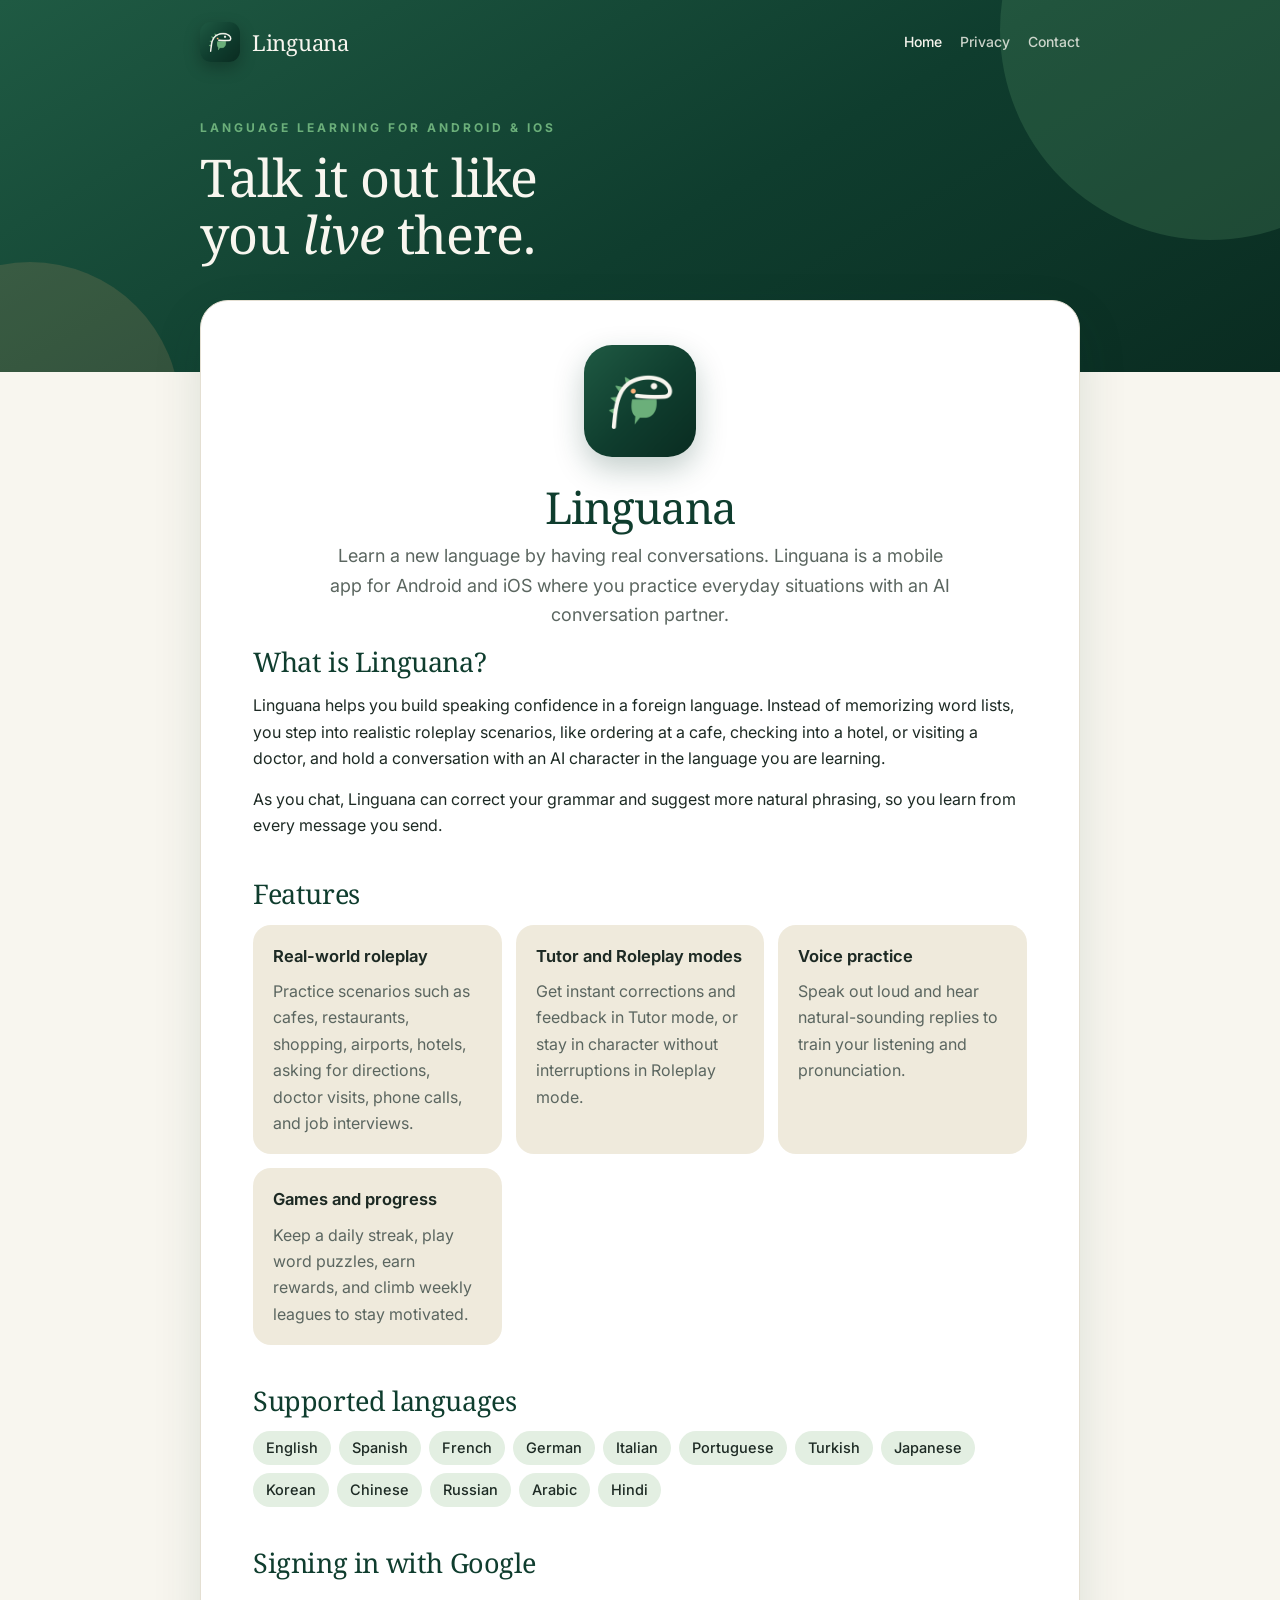
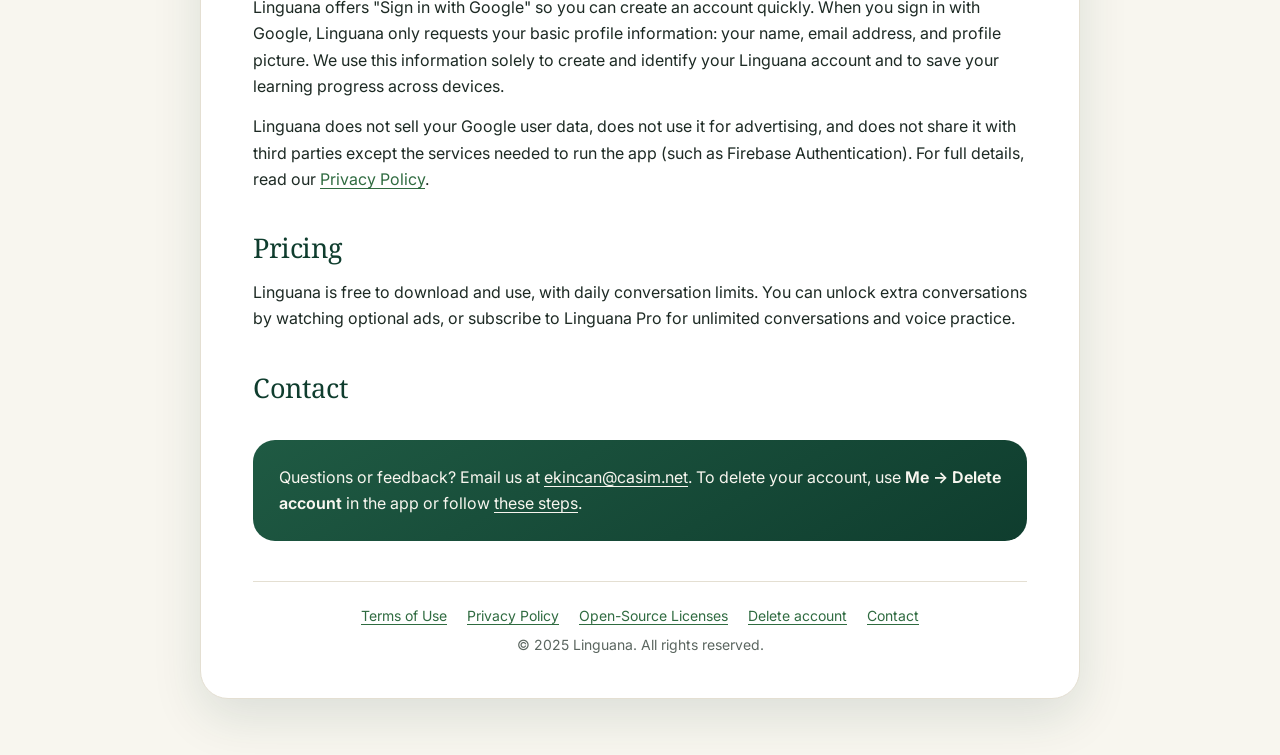
<file: index.html>
<!DOCTYPE html>
<html lang="en">
<head>
    <meta charset="UTF-8">
    <meta name="viewport" content="width=device-width, initial-scale=1.0">
    <!-- Google Search Console ownership verification -->
    <meta name="google-site-verification" content="d732zHVNfu4AZ8HurMiBg9tgLbTy5OfFAdojAF-hTPY" />
    <title>Linguana - Learn Languages Through AI Roleplay Conversations</title>
    <meta name="description" content="Linguana is a language learning app that lets you practice real-world conversations with an AI partner in 13 languages, with voice practice and instant grammar feedback.">
    <link rel="preconnect" href="https://fonts.googleapis.com">
    <link rel="preconnect" href="https://fonts.gstatic.com" crossorigin>
    <link href="https://fonts.googleapis.com/css2?family=Inter:wght@400;500;600;700&family=Noto+Serif:ital@0;1&display=swap" rel="stylesheet">
    <link rel="stylesheet" href="site.css">
    <link rel="icon" type="image/png" href="icon.png">
    <meta name="theme-color" content="#0F3D2E">
</head>
<body>
    <header class="band">
        <div class="band-inner">
            <div class="brand-row">
                <a class="brand" href="index.html"><img src="icon.png" alt=""><span>Linguana</span></a>
                <nav class="top-links">
                    <a href="index.html" aria-current="page">Home</a>
                    <a href="privacy-policy.html">Privacy</a>
                    <a href="mailto:ekincan@casim.net">Contact</a>
                </nav>
            </div>
            <div class="eyebrow">Language learning for Android &amp; iOS</div>
            <h1>Talk it out like<br>you <em>live</em> there.</h1>
        </div>
    </header>

    <main class="container">
        <header class="hero">
            <img src="icon.png" alt="Linguana app icon">
            <h1>Linguana</h1>
            <p class="tagline">Learn a new language by having real conversations. Linguana is a mobile app for Android and iOS where you practice everyday situations with an AI conversation partner.</p>
        </header>

        <section>
            <h2>What is Linguana?</h2>
            <p>Linguana helps you build speaking confidence in a foreign language. Instead of memorizing word lists, you step into realistic roleplay scenarios, like ordering at a cafe, checking into a hotel, or visiting a doctor, and hold a conversation with an AI character in the language you are learning.</p>
            <p>As you chat, Linguana can correct your grammar and suggest more natural phrasing, so you learn from every message you send.</p>
        </section>

        <section>
            <h2>Features</h2>
            <div class="features">
                <div class="feature">
                    <h3>Real-world roleplay</h3>
                    <p>Practice scenarios such as cafes, restaurants, shopping, airports, hotels, asking for directions, doctor visits, phone calls, and job interviews.</p>
                </div>
                <div class="feature">
                    <h3>Tutor and Roleplay modes</h3>
                    <p>Get instant corrections and feedback in Tutor mode, or stay in character without interruptions in Roleplay mode.</p>
                </div>
                <div class="feature">
                    <h3>Voice practice</h3>
                    <p>Speak out loud and hear natural-sounding replies to train your listening and pronunciation.</p>
                </div>
                <div class="feature">
                    <h3>Games and progress</h3>
                    <p>Keep a daily streak, play word puzzles, earn rewards, and climb weekly leagues to stay motivated.</p>
                </div>
            </div>
        </section>

        <section>
            <h2>Supported languages</h2>
            <ul class="languages">
                <li>English</li>
                <li>Spanish</li>
                <li>French</li>
                <li>German</li>
                <li>Italian</li>
                <li>Portuguese</li>
                <li>Turkish</li>
                <li>Japanese</li>
                <li>Korean</li>
                <li>Chinese</li>
                <li>Russian</li>
                <li>Arabic</li>
                <li>Hindi</li>
            </ul>
        </section>

        <section>
            <h2>Signing in with Google</h2>
            <p>Linguana offers "Sign in with Google" so you can create an account quickly. When you sign in with Google, Linguana only requests your basic profile information: your name, email address, and profile picture. We use this information solely to create and identify your Linguana account and to save your learning progress across devices.</p>
            <p>Linguana does not sell your Google user data, does not use it for advertising, and does not share it with third parties except the services needed to run the app (such as Firebase Authentication). For full details, read our <a href="privacy-policy.html">Privacy Policy</a>.</p>
        </section>

        <section>
            <h2>Pricing</h2>
            <p>Linguana is free to download and use, with daily conversation limits. You can unlock extra conversations by watching optional ads, or subscribe to Linguana Pro for unlimited conversations and voice practice.</p>
        </section>

        <section>
            <h2>Contact</h2>
            <div class="contact-box">
                <p>Questions or feedback? Email us at <a href="mailto:ekincan@casim.net">ekincan@casim.net</a>. To delete your account, use <strong>Me → Delete account</strong> in the app or follow <a href="delete-account.html">these steps</a>.</p>
            </div>
        </section>

        <footer class="footer">
            <p>
                <a href="terms.html">Terms of Use</a>
                <a href="privacy-policy.html">Privacy Policy</a>
                <a href="licenses.html">Open-Source Licenses</a>
                <a href="delete-account.html">Delete account</a>
                <a href="mailto:ekincan@casim.net">Contact</a>
            </p>
            <p>&copy; 2025 Linguana. All rights reserved.</p>
        </footer>
    </main>
</body>
</html>
</file>
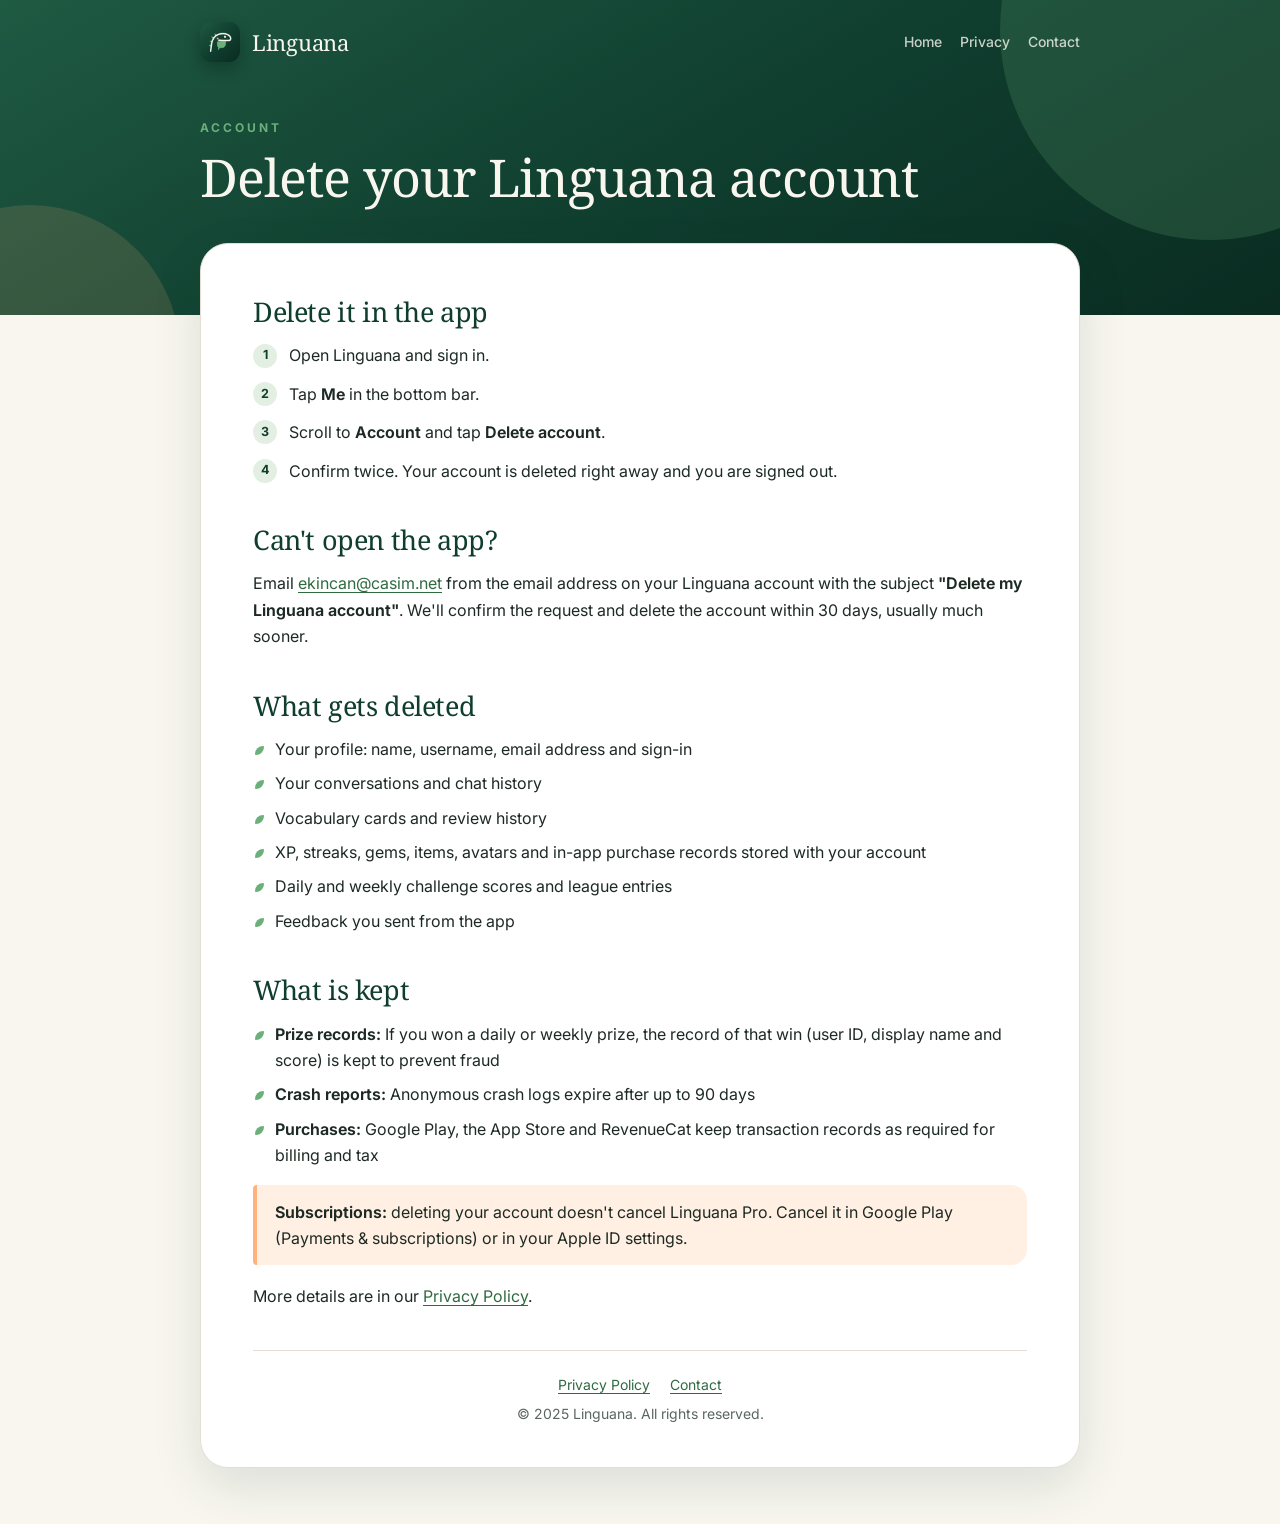
<file: delete-account.html>
<!DOCTYPE html>
<html lang="en">
<head>
    <meta charset="UTF-8">
    <meta name="viewport" content="width=device-width, initial-scale=1.0">
    <title>Linguana - Delete Your Account</title>
    <meta name="description" content="How to delete your Linguana account and the data associated with it.">
    <link rel="preconnect" href="https://fonts.googleapis.com">
    <link rel="preconnect" href="https://fonts.gstatic.com" crossorigin>
    <link href="https://fonts.googleapis.com/css2?family=Inter:wght@400;500;600;700&family=Noto+Serif:ital@0;1&display=swap" rel="stylesheet">
    <link rel="stylesheet" href="site.css">
    <link rel="icon" type="image/png" href="icon.png">
    <meta name="theme-color" content="#0F3D2E">
</head>
<body>
    <header class="band">
        <div class="band-inner">
            <div class="brand-row">
                <a class="brand" href="index.html"><img src="icon.png" alt=""><span>Linguana</span></a>
                <nav class="top-links">
                    <a href="index.html">Home</a>
                    <a href="privacy-policy.html">Privacy</a>
                    <a href="mailto:ekincan@casim.net">Contact</a>
                </nav>
            </div>
            <div class="eyebrow">Account</div>
            <h1>Delete your Linguana account</h1>
        </div>
    </header>

    <main class="container">

        <section>
            <h2 id="in-the-app">Delete it in the app</h2>
            <ol class="steps">
                <li>Open Linguana and sign in.</li>
                <li>Tap <strong>Me</strong> in the bottom bar.</li>
                <li>Scroll to <strong>Account</strong> and tap <strong>Delete account</strong>.</li>
                <li>Confirm twice. Your account is deleted right away and you are signed out.</li>
            </ol>
        </section>

        <section>
            <h2 id="by-email">Can't open the app?</h2>
            <p>Email <a href="mailto:ekincan@casim.net?subject=Delete%20my%20Linguana%20account">ekincan@casim.net</a> from the email address on your Linguana account with the subject <strong>"Delete my Linguana account"</strong>. We'll confirm the request and delete the account within 30 days, usually much sooner.</p>
        </section>

        <section>
            <h2 id="what-is-deleted">What gets deleted</h2>
            <ul>
                <li>Your profile: name, username, email address and sign-in</li>
                <li>Your conversations and chat history</li>
                <li>Vocabulary cards and review history</li>
                <li>XP, streaks, gems, items, avatars and in-app purchase records stored with your account</li>
                <li>Daily and weekly challenge scores and league entries</li>
                <li>Feedback you sent from the app</li>
            </ul>
        </section>

        <section>
            <h2 id="what-is-kept">What is kept</h2>
            <ul>
                <li><strong>Prize records:</strong> If you won a daily or weekly prize, the record of that win (user ID, display name and score) is kept to prevent fraud</li>
                <li><strong>Crash reports:</strong> Anonymous crash logs expire after up to 90 days</li>
                <li><strong>Purchases:</strong> Google Play, the App Store and RevenueCat keep transaction records as required for billing and tax</li>
            </ul>
            <div class="highlight">
                <p><strong>Subscriptions:</strong> deleting your account doesn't cancel Linguana Pro. Cancel it in Google Play (Payments &amp; subscriptions) or in your Apple ID settings.</p>
            </div>
        </section>

        <p>More details are in our <a href="privacy-policy.html#deleting-your-account">Privacy Policy</a>.</p>

        <footer class="footer">
            <p>
                <a href="privacy-policy.html">Privacy Policy</a>
                <a href="mailto:ekincan@casim.net">Contact</a>
            </p>
            <p>&copy; 2025 Linguana. All rights reserved.</p>
        </footer>
    </main>
</body>
</html>
</file>
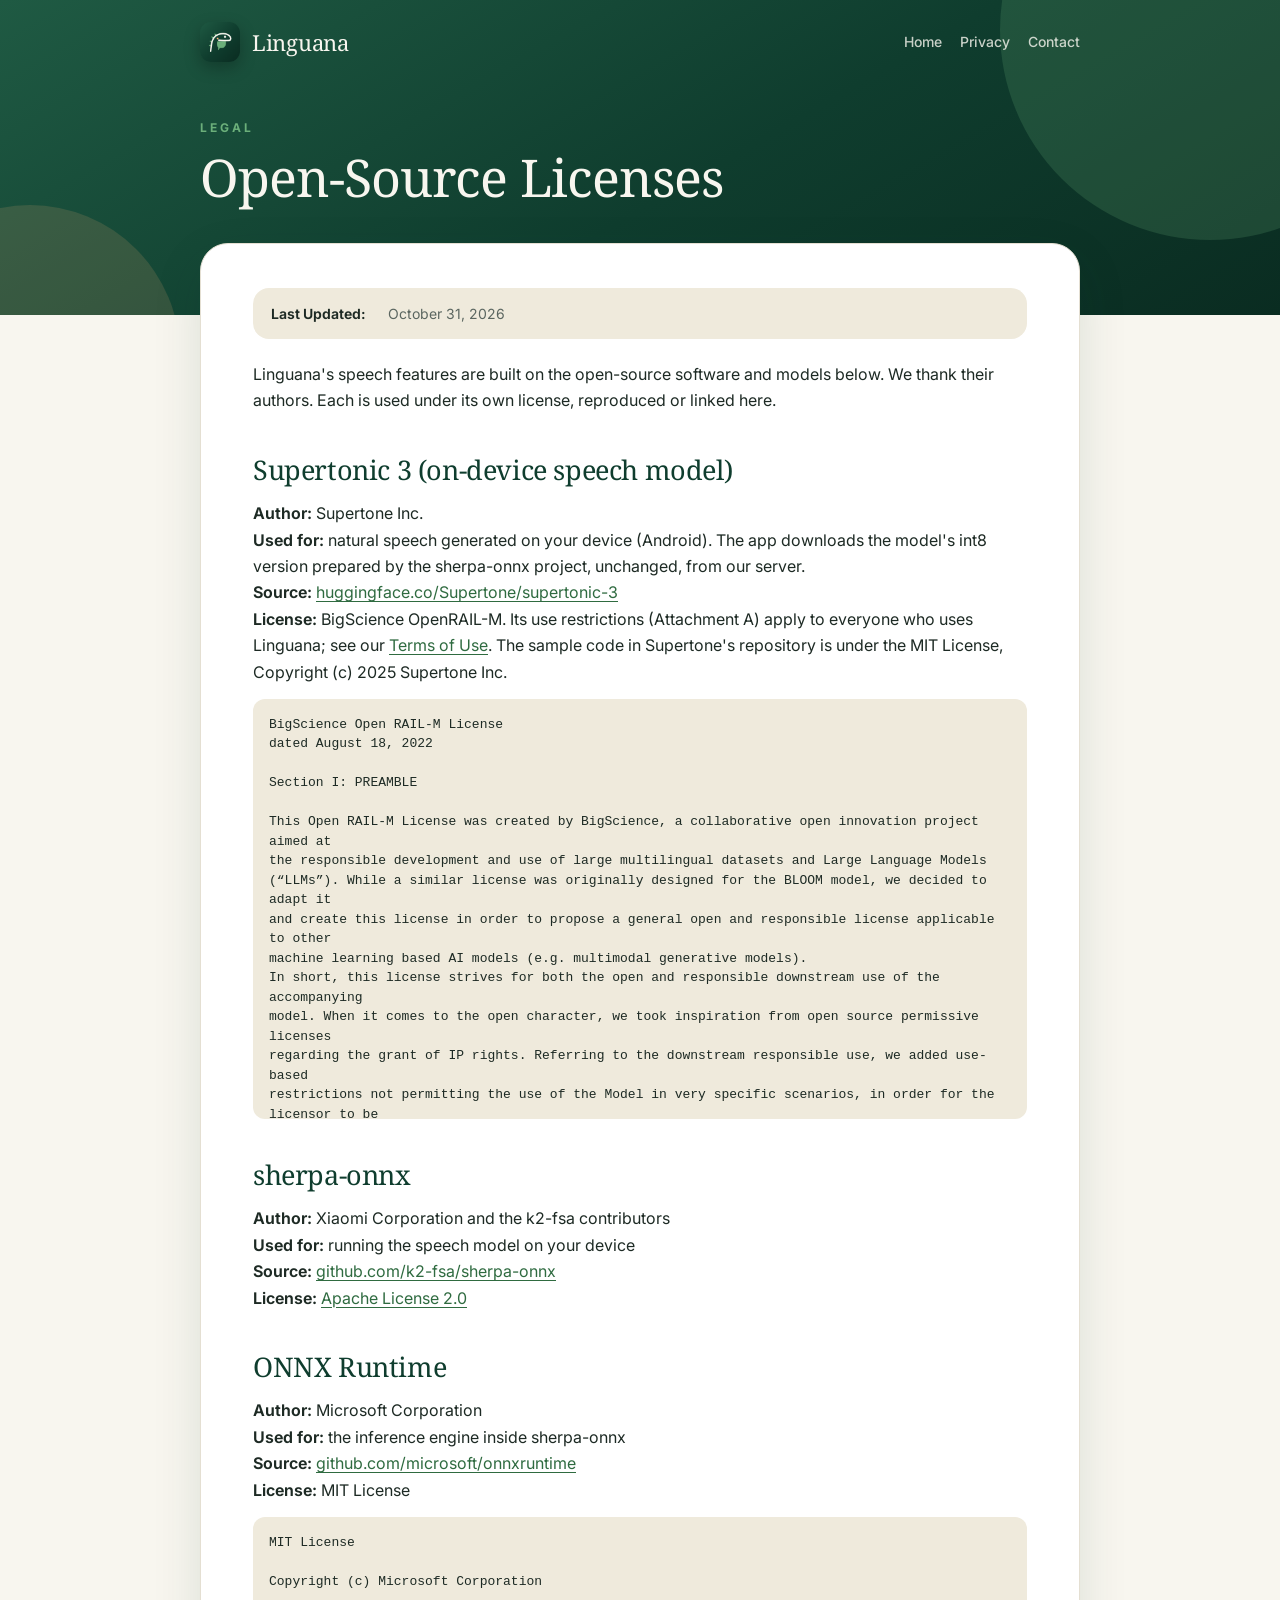
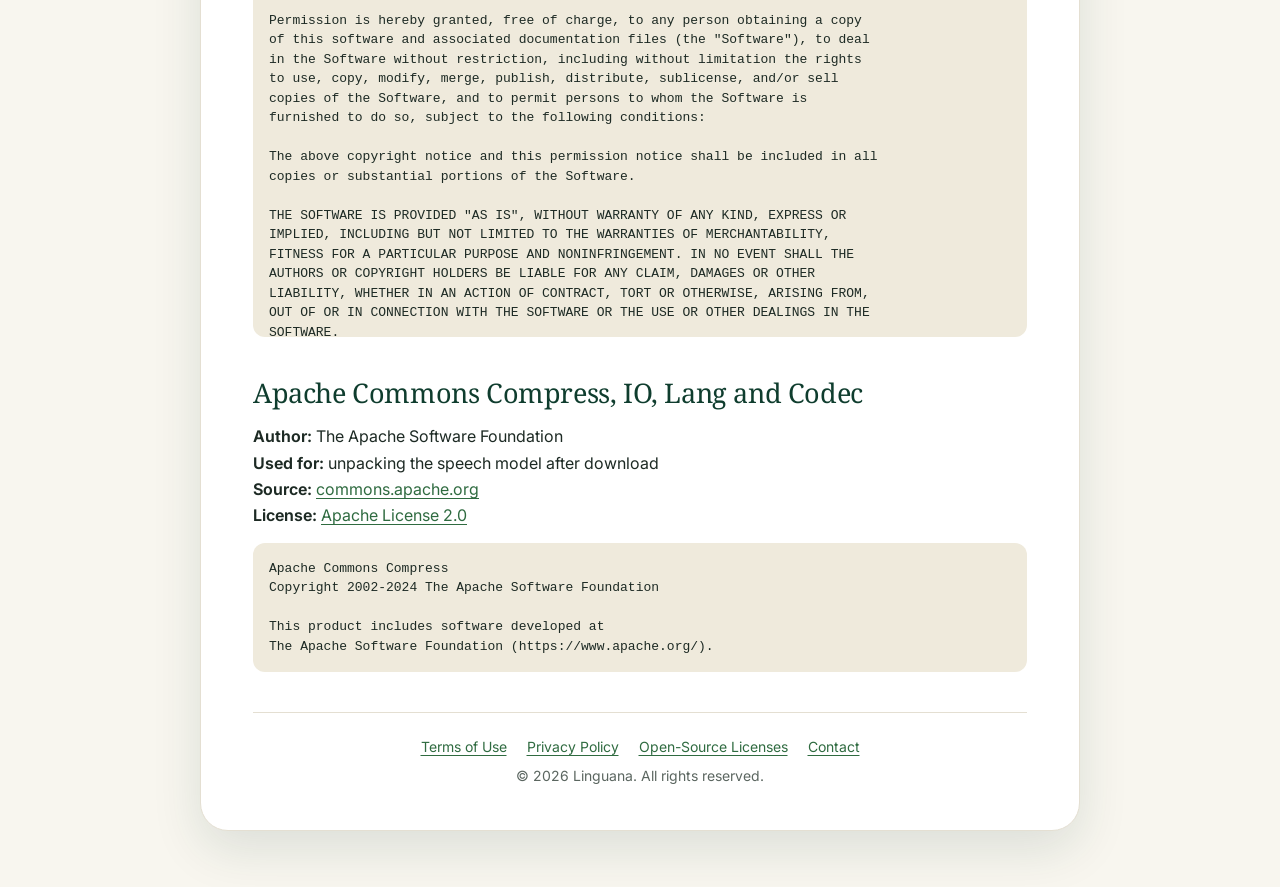
<file: licenses.html>
<!DOCTYPE html>
<html lang="en">
<head>
    <meta charset="UTF-8">
    <meta name="viewport" content="width=device-width, initial-scale=1.0">
    <title>Linguana - Open-Source Licenses</title>
    <meta name="description" content="Open-source software and models used in the Linguana app, and their licenses.">
    <link rel="preconnect" href="https://fonts.googleapis.com">
    <link rel="preconnect" href="https://fonts.gstatic.com" crossorigin>
    <link href="https://fonts.googleapis.com/css2?family=Inter:wght@400;500;600;700&family=Noto+Serif:ital@0;1&display=swap" rel="stylesheet">
    <link rel="stylesheet" href="site.css">
    <link rel="icon" type="image/png" href="icon.png">
    <meta name="theme-color" content="#0F3D2E">
    <style>
        pre.license { white-space: pre-wrap; word-break: break-word; font-size: 13px; line-height: 1.5; max-height: 420px; overflow: auto; padding: 16px; border-radius: 12px; background: var(--sunken); color: var(--text, inherit); }
    </style>
</head>
<body>
    <header class="band">
        <div class="band-inner">
            <div class="brand-row">
                <a class="brand" href="index.html"><img src="icon.png" alt=""><span>Linguana</span></a>
                <nav class="top-links">
                    <a href="index.html">Home</a>
                    <a href="privacy-policy.html">Privacy</a>
                    <a href="mailto:ekincan@casim.net">Contact</a>
                </nav>
            </div>
            <div class="eyebrow">Legal</div>
            <h1>Open-Source Licenses</h1>
        </div>
    </header>

    <main class="container">

        <div class="meta">
            <strong>Last Updated:</strong> October 31, 2026
        </div>

        <div class="section">
            <p>Linguana's speech features are built on the open-source software and models below. We thank their authors. Each is used under its own license, reproduced or linked here.</p>
        </div>

        <div class="section">
            <h2 id="supertonic">Supertonic 3 (on-device speech model)</h2>
            <p><strong>Author:</strong> Supertone Inc.<br>
            <strong>Used for:</strong> natural speech generated on your device (Android). The app downloads the model's int8 version prepared by the sherpa-onnx project, unchanged, from our server.<br>
            <strong>Source:</strong> <a href="https://huggingface.co/Supertone/supertonic-3" target="_blank">huggingface.co/Supertone/supertonic-3</a><br>
            <strong>License:</strong> BigScience OpenRAIL-M. Its use restrictions (Attachment A) apply to everyone who uses Linguana; see our <a href="terms.html#voice-restrictions">Terms of Use</a>. The sample code in Supertone's repository is under the MIT License, Copyright (c) 2025 Supertone Inc.</p>
            <pre class="license">BigScience Open RAIL-M License
dated August 18, 2022

Section I: PREAMBLE

This Open RAIL-M License was created by BigScience, a collaborative open innovation project aimed at
the responsible development and use of large multilingual datasets and Large Language Models
(“LLMs”). While a similar license was originally designed for the BLOOM model, we decided to adapt it
and create this license in order to propose a general open and responsible license applicable to other
machine learning based AI models (e.g. multimodal generative models).
In short, this license strives for both the open and responsible downstream use of the accompanying
model. When it comes to the open character, we took inspiration from open source permissive licenses
regarding the grant of IP rights. Referring to the downstream responsible use, we added use-based
restrictions not permitting the use of the Model in very specific scenarios, in order for the licensor to be
able to enforce the license in case potential misuses of the Model may occur. Even though downstream
derivative versions of the model could be released under different licensing terms, the latter will always
have to include - at minimum - the same use-based restrictions as the ones in the original license (this
license).
The development and use of artificial intelligence (“AI”), does not come without concerns. The world has
witnessed how AI techniques may, in some instances, become risky for the public in general. These risks
come in many forms, from racial discrimination to the misuse of sensitive information.
BigScience believes in the intersection between open and responsible AI development; thus, this License
aims to strike a balance between both in order to enable responsible open-science in the field of AI.
This License governs the use of the model (and its derivatives) and is informed by the model card
associated with the model.

NOW THEREFORE, You and Licensor agree as follows:

1. Definitions
(a) &quot;License&quot; means the terms and conditions for use, reproduction, and Distribution as defined in
this document.
(b) “Data” means a collection of information and/or content extracted from the dataset used with the
Model, including to train, pretrain, or otherwise evaluate the Model. The Data is not licensed under
this License.
(c)“Output” means the results of operating a Model as embodied in informational content resulting
therefrom.
(d)“Model” means any accompanying machine-learning based assemblies (including checkpoints),
consisting of learnt weights, parameters (including optimizer states), corresponding to the model
architecture as embodied in the Complementary Material, that have been trained or tuned, in whole or
in part on the Data, using the Complementary Material.
(e) “Derivatives of the Model” means all modifications to the Model, works based on the Model, or any
other model which is created or initialized by transfer of patterns of the weights, parameters,
activations or output of the Model, to the other model, in order to cause the other model to perform
similarly to the Model, including - but not limited to - distillation methods entailing the use of
intermediate data representations or methods based on the generation of synthetic data by the Model
for training the other model.
(f)“Complementary Material” means the accompanying source code and scripts used to define,
run, load, benchmark or evaluate the Model, and used to prepare data for training or evaluation, if
any. This includes any accompanying documentation, tutorials, examples, etc, if any.
(g) “Distribution” means any transmission, reproduction, publication or other sharing of the Model or
Derivatives of the Model to a third party, including providing the Model as a hosted service made
available by electronic or other remote means - e.g. API-based or web access.
(h) “Licensor” means the copyright owner or entity authorized by the copyright owner that is
granting the License, including the persons or entities that may have rights in the Model and/or
distributing the Model.
(i) &quot;You&quot; (or &quot;Your&quot;) means an individual or Legal Entity exercising permissions granted by this
License and/or making use of the Model for whichever purpose and in any field of use, including
usage of the Model in an end-use application - e.g. chatbot, translator, image generator.
(j) “Third Parties” means individuals or legal entities that are not under common control with
Licensor or You.
(k) &quot;Contribution&quot; means any work of authorship, including the original version of the Model and
any modifications or additions to that Model or Derivatives of the Model thereof, that is
intentionally submitted to Licensor for inclusion in the Model by the copyright owner or by an
individual or Legal Entity authorized to submit on behalf of the copyright owner. For the
purposes of this definition,
“submitted” means any form of electronic, verbal, or written
communication sent to the Licensor or its representatives, including but not limited to
communication on electronic mailing lists, source code control systems, and issue tracking
systems that are managed by, or on behalf of, the Licensor for the purpose of discussing and
improving the Model, but excluding communication that is conspicuously marked or otherwise
designated in writing by the copyright owner as &quot;Not a Contribution.&quot;
(l) &quot;Contributor&quot; means Licensor and any individual or Legal Entity on behalf of whom a
Contribution has been received by Licensor and subsequently incorporated within the Model.


Section II: INTELLECTUAL PROPERTY RIGHTS

Both copyright and patent grants apply to the Model, Derivatives of the Model and Complementary
Material. The Model and Derivatives of the Model are subject to additional terms as described in Section III.

2. Grant of Copyright License. Subject to the terms and conditions of this License, each Contributor
hereby grants to You a perpetual, worldwide, non-exclusive, no-charge, royalty-free, irrevocable copyright license to reproduce, prepare, publicly display, publicly perform, sublicense, and distribute the
Complementary Material, the Model, and Derivatives of the Model.

3. Grant of Patent License. Subject to the terms and conditions of this License and where and as
applicable, each Contributor hereby grants to You a perpetual, worldwide, non-exclusive, no-charge,
royalty-free, irrevocable (except as stated in this paragraph) patent license to make, have made, use, offer
to sell, sell, import, and otherwise transfer the Model and the Complementary Material, where such
license applies only to those patent claims licensable by such Contributor that are necessarily infringed by
their Contribution(s) alone or by combination of their Contribution(s) with the Model to which such
Contribution(s) was submitted. If You institute patent litigation against any entity (including a cross-claim
or counterclaim in a lawsuit) alleging that the Model and/or Complementary Material or a Contribution
incorporated within the Model and/or Complementary Material constitutes direct or contributory patent
infringement, then any patent licenses granted to You under this License for the Model and/or Work shall
terminate as of the date such litigation is asserted or filed.
Section III: CONDITIONS OF USAGE, DISTRIBUTION AND REDISTRIBUTION

4. Distribution and Redistribution. You may host for Third Party remote access purposes (e.g.
software-as-a-service), reproduce and distribute copies of the Model or Derivatives of the Model thereof
in any medium, with or without modifications, provided that You meet the following conditions:

a. Use-based restrictions as referenced in paragraph 5 MUST be included as an enforceable provision
by You in any type of legal agreement (e.g. a license) governing the use and/or distribution of the
Model or Derivatives of the Model, and You shall give notice to subsequent users You Distribute to,
that the Model or Derivatives of the Model are subject to paragraph 5. This provision does not apply
to the use of Complementary Material.

b. You must give any Third Party recipients of the Model or Derivatives of the Model a copy of this
License;

c. You must cause any modified files to carry prominent notices stating that You changed the files;

d. You must retain all copyright, patent, trademark, and attribution notices excluding those notices
that do not pertain to any part of the Model, Derivatives of the Model.
You may add Your own copyright statement to Your modifications and may provide additional or
different license terms and conditions - respecting paragraph 4.a.
- for use, reproduction, or Distribution
of Your modifications, or for any such Derivatives of the Model as a whole, provided Your use,
reproduction, and Distribution of the Model otherwise complies with the conditions stated in this License.

5. Use-based restrictions. The restrictions set forth in Attachment A are considered Use-based restrictions.
Therefore You cannot use the Model and the Derivatives of the Model for the specified restricted uses. You
may use the Model subject to this License, including only for lawful purposes and in accordance with the
License. Use may include creating any content with, finetuning, updating, running, training, evaluating and/or
reparametrizing the Model. You shall require all of Your users who use the Model or a Derivative of the Model
to comply with the terms of this paragraph (paragraph 5).

6. The Output You Generate. Except as set forth herein, Licensor claims no rights in the Output You
generate using the Model. You are accountable for the Output you generate and its subsequent uses. No
use of the output can contravene any provision as stated in the License.

Section IV: OTHER PROVISIONS

7. Updates and Runtime Restrictions. To the maximum extent permitted by law, Licensor reserves the
right to restrict (remotely or otherwise) usage of the Model in violation of this License, update the Model
through electronic means, or modify the Output of the Model based on updates. You shall undertake
reasonable efforts to use the latest version of the Model.

8. Trademarks and related. Nothing in this License permits You to make use of Licensors’ trademarks,
trade names, logos or to otherwise suggest endorsement or misrepresent the relationship between the
parties; and any rights not expressly granted herein are reserved by the Licensors.

9. Disclaimer of Warranty. Unless required by applicable law or agreed to in writing, Licensor provides
the Model and the Complementary Material (and each Contributor provides its Contributions) on an &quot;AS
IS&quot; BASIS, WITHOUT WARRANTIES OR CONDITIONS OF ANY KIND, either express or implied,
including, without limitation, any warranties or conditions of TITLE, NON-INFRINGEMENT,
MERCHANTABILITY , or FITNESS FOR A PARTICULAR PURPOSE. You are solely responsible for
determining the appropriateness of using or redistributing the Model, Derivatives of the Model, and the
Complementary Material and assume any risks associated with Your exercise of permissions under this
License.

10. Limitation of Liability. In no event and under no legal theory, whether in tort (including negligence),
contract, or otherwise, unless required by applicable law (such as deliberate and grossly negligent acts) or
agreed to in writing, shall any Contributor be liable to You for damages, including any direct, indirect,
special, incidental, or consequential damages of any character arising as a result of this License or out of
the use or inability to use the Model and the Complementary Material (including but not limited to
damages for loss of goodwill, work stoppage, computer failure or malfunction, or any and all other
commercial damages or losses), even if such Contributor has been advised of the possibility of such
damages.

11. Accepting Warranty or Additional Liability. While redistributing the Model, Derivatives of the
Model and the Complementary Material thereof, You may choose to offer, and charge a fee for, acceptance
of support, warranty, indemnity, or other liability obligations and/or rights consistent with this License.
However, in accepting such obligations, You may act only on Your own behalf and on Your sole
responsibility, not on behalf of any other Contributor, and only if You agree to indemnify, defend, and
hold each Contributor harmless for any liability incurred by, or claims asserted against, such Contributor
by reason of your accepting any such warranty or additional liability.

12. If any provision of this License is held to be invalid, illegal or unenforceable, the remaining
provisions shall be unaffected thereby and remain valid as if such provision had not been set forth herein.

END OF TERMS AND CONDITIONS

Attachment A

Use Restrictions

You agree not to use the Model or Derivatives of the Model:
(a) In any way that violates any applicable national, federal, state, local or international law
or regulation;
(b) For the purpose of exploiting, harming or attempting to exploit or harm minors in any
way;
(c) To generate or disseminate verifiably false information and/or content with the purpose of
harming others;
(d) To generate or disseminate personal identifiable information that can be used to harm an
individual;
(e) To generate or disseminate information and/or content (e.g. images, code, posts, articles),
and place the information and/or content in any context (e.g. bot generating tweets)
without expressly and intelligibly disclaiming that the information and/or content is
machine generated;
(f) To defame, disparage or otherwise harass others;
(g) To impersonate or attempt to impersonate (e.g. deepfakes) others without their consent;
(h) For fully automated decision making that adversely impacts an individual’s legal rights or
otherwise creates or modifies a binding, enforceable obligation;
(i) For any use intended to or which has the effect of discriminating against or harming
individuals or groups based on online or offline social behavior or known or predicted
personal or personality characteristics;
(j) To exploit any of the vulnerabilities of a specific group of persons based on their age,
social, physical or mental characteristics, in order to materially distort the behavior of a
person pertaining to that group in a manner that causes or is likely to cause that person or
another person physical or psychological harm;
(k) For any use intended to or which has the effect of discriminating against individuals or
groups based on legally protected characteristics or categories;
(l) To provide medical advice and medical results interpretation;
(m) To generate or disseminate information for the purpose to be used for administration of
justice, law enforcement, immigration or asylum processes, such as predicting an
individual will commit fraud/crime commitment (e.g. by text profiling, drawing causal
relationships between assertions made in documents, indiscriminate and
arbitrarily-targeted use).</pre>
        </div>

        <div class="section">
            <h2 id="sherpa-onnx">sherpa-onnx</h2>
            <p><strong>Author:</strong> Xiaomi Corporation and the k2-fsa contributors<br>
            <strong>Used for:</strong> running the speech model on your device<br>
            <strong>Source:</strong> <a href="https://github.com/k2-fsa/sherpa-onnx" target="_blank">github.com/k2-fsa/sherpa-onnx</a><br>
            <strong>License:</strong> <a href="https://www.apache.org/licenses/LICENSE-2.0" target="_blank">Apache License 2.0</a></p>
        </div>

        <div class="section">
            <h2 id="onnxruntime">ONNX Runtime</h2>
            <p><strong>Author:</strong> Microsoft Corporation<br>
            <strong>Used for:</strong> the inference engine inside sherpa-onnx<br>
            <strong>Source:</strong> <a href="https://github.com/microsoft/onnxruntime" target="_blank">github.com/microsoft/onnxruntime</a><br>
            <strong>License:</strong> MIT License</p>
            <pre class="license">MIT License

Copyright (c) Microsoft Corporation

Permission is hereby granted, free of charge, to any person obtaining a copy
of this software and associated documentation files (the "Software"), to deal
in the Software without restriction, including without limitation the rights
to use, copy, modify, merge, publish, distribute, sublicense, and/or sell
copies of the Software, and to permit persons to whom the Software is
furnished to do so, subject to the following conditions:

The above copyright notice and this permission notice shall be included in all
copies or substantial portions of the Software.

THE SOFTWARE IS PROVIDED "AS IS", WITHOUT WARRANTY OF ANY KIND, EXPRESS OR
IMPLIED, INCLUDING BUT NOT LIMITED TO THE WARRANTIES OF MERCHANTABILITY,
FITNESS FOR A PARTICULAR PURPOSE AND NONINFRINGEMENT. IN NO EVENT SHALL THE
AUTHORS OR COPYRIGHT HOLDERS BE LIABLE FOR ANY CLAIM, DAMAGES OR OTHER
LIABILITY, WHETHER IN AN ACTION OF CONTRACT, TORT OR OTHERWISE, ARISING FROM,
OUT OF OR IN CONNECTION WITH THE SOFTWARE OR THE USE OR OTHER DEALINGS IN THE
SOFTWARE.</pre>
        </div>

        <div class="section">
            <h2 id="apache-commons">Apache Commons Compress, IO, Lang and Codec</h2>
            <p><strong>Author:</strong> The Apache Software Foundation<br>
            <strong>Used for:</strong> unpacking the speech model after download<br>
            <strong>Source:</strong> <a href="https://commons.apache.org/" target="_blank">commons.apache.org</a><br>
            <strong>License:</strong> <a href="https://www.apache.org/licenses/LICENSE-2.0" target="_blank">Apache License 2.0</a></p>
            <pre class="license">Apache Commons Compress
Copyright 2002-2024 The Apache Software Foundation

This product includes software developed at
The Apache Software Foundation (https://www.apache.org/).</pre>
        </div>

        <footer class="footer">
            <p>
                <a href="terms.html">Terms of Use</a>
                <a href="privacy-policy.html">Privacy Policy</a>
                <a href="licenses.html">Open-Source Licenses</a>
                <a href="mailto:ekincan@casim.net">Contact</a>
            </p>
            <p>&copy; 2026 Linguana. All rights reserved.</p>
        </footer>
    </main>
</body>
</html>
</file>
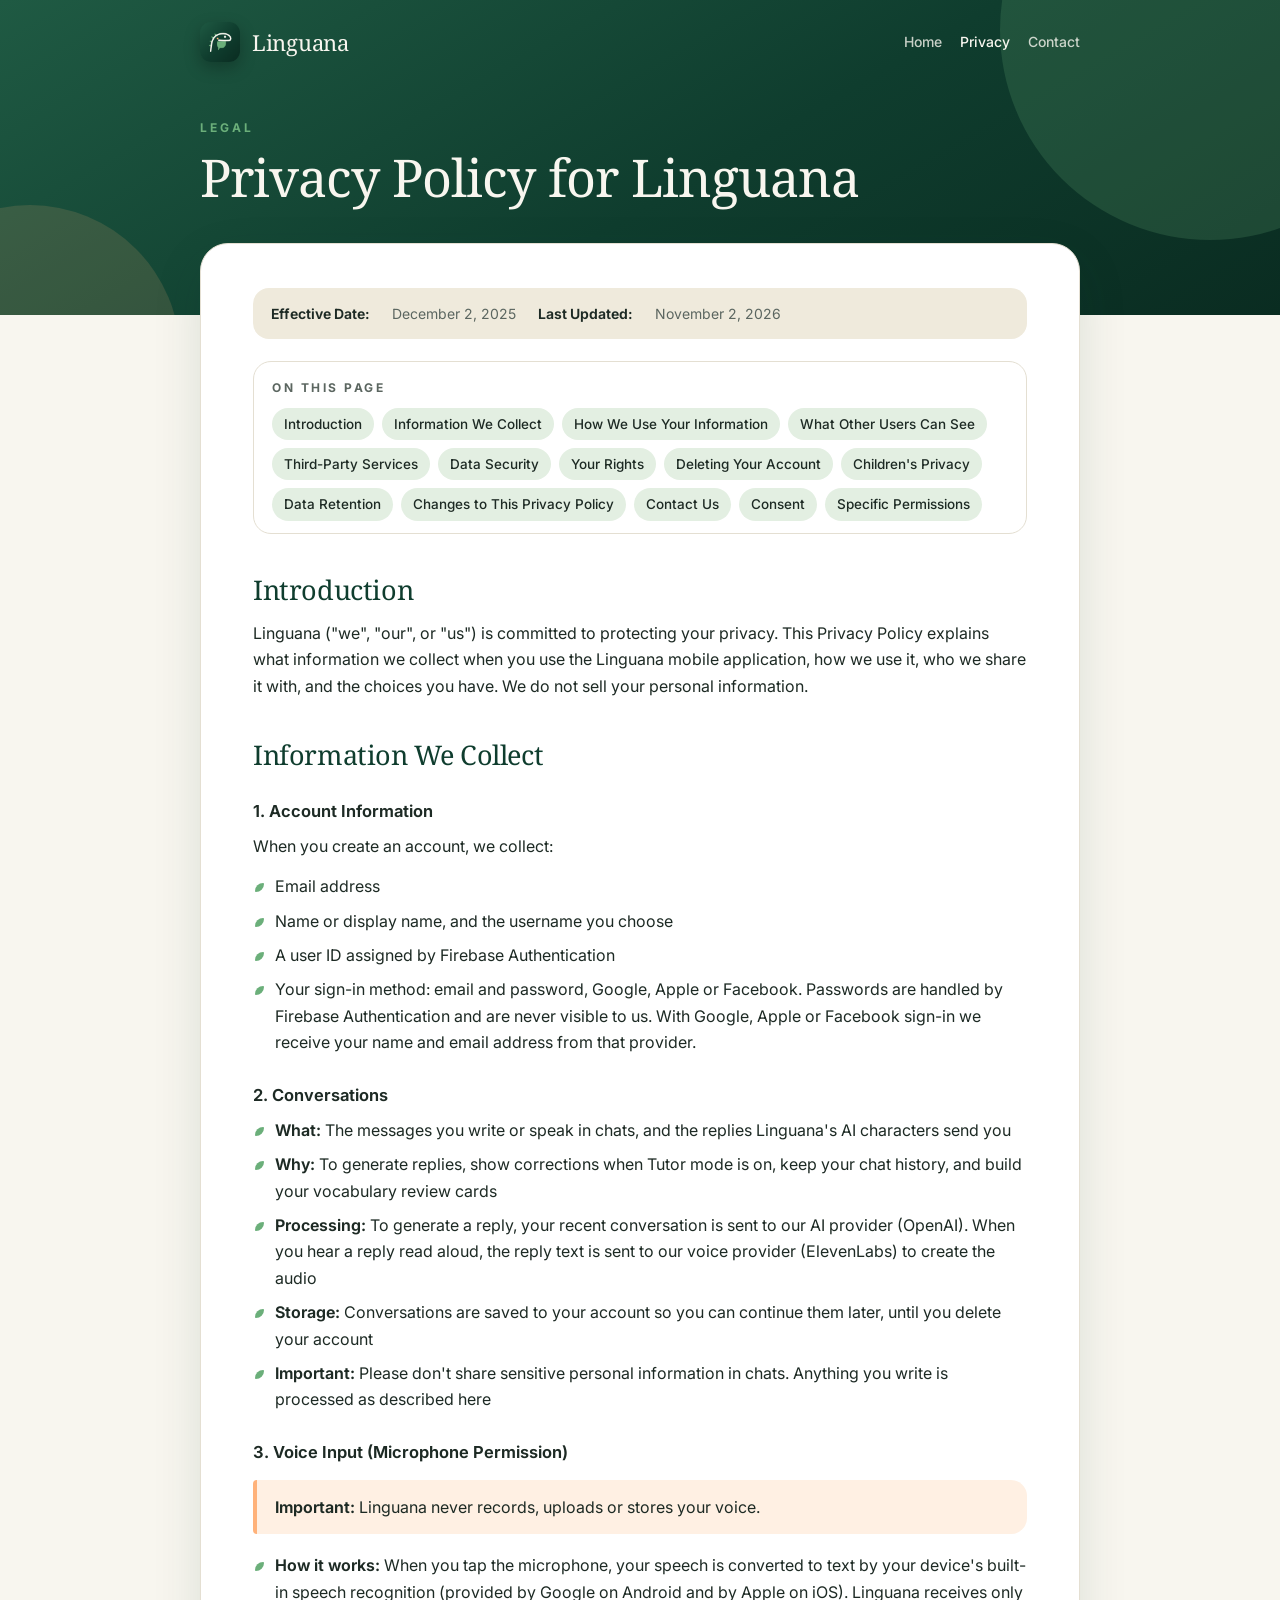
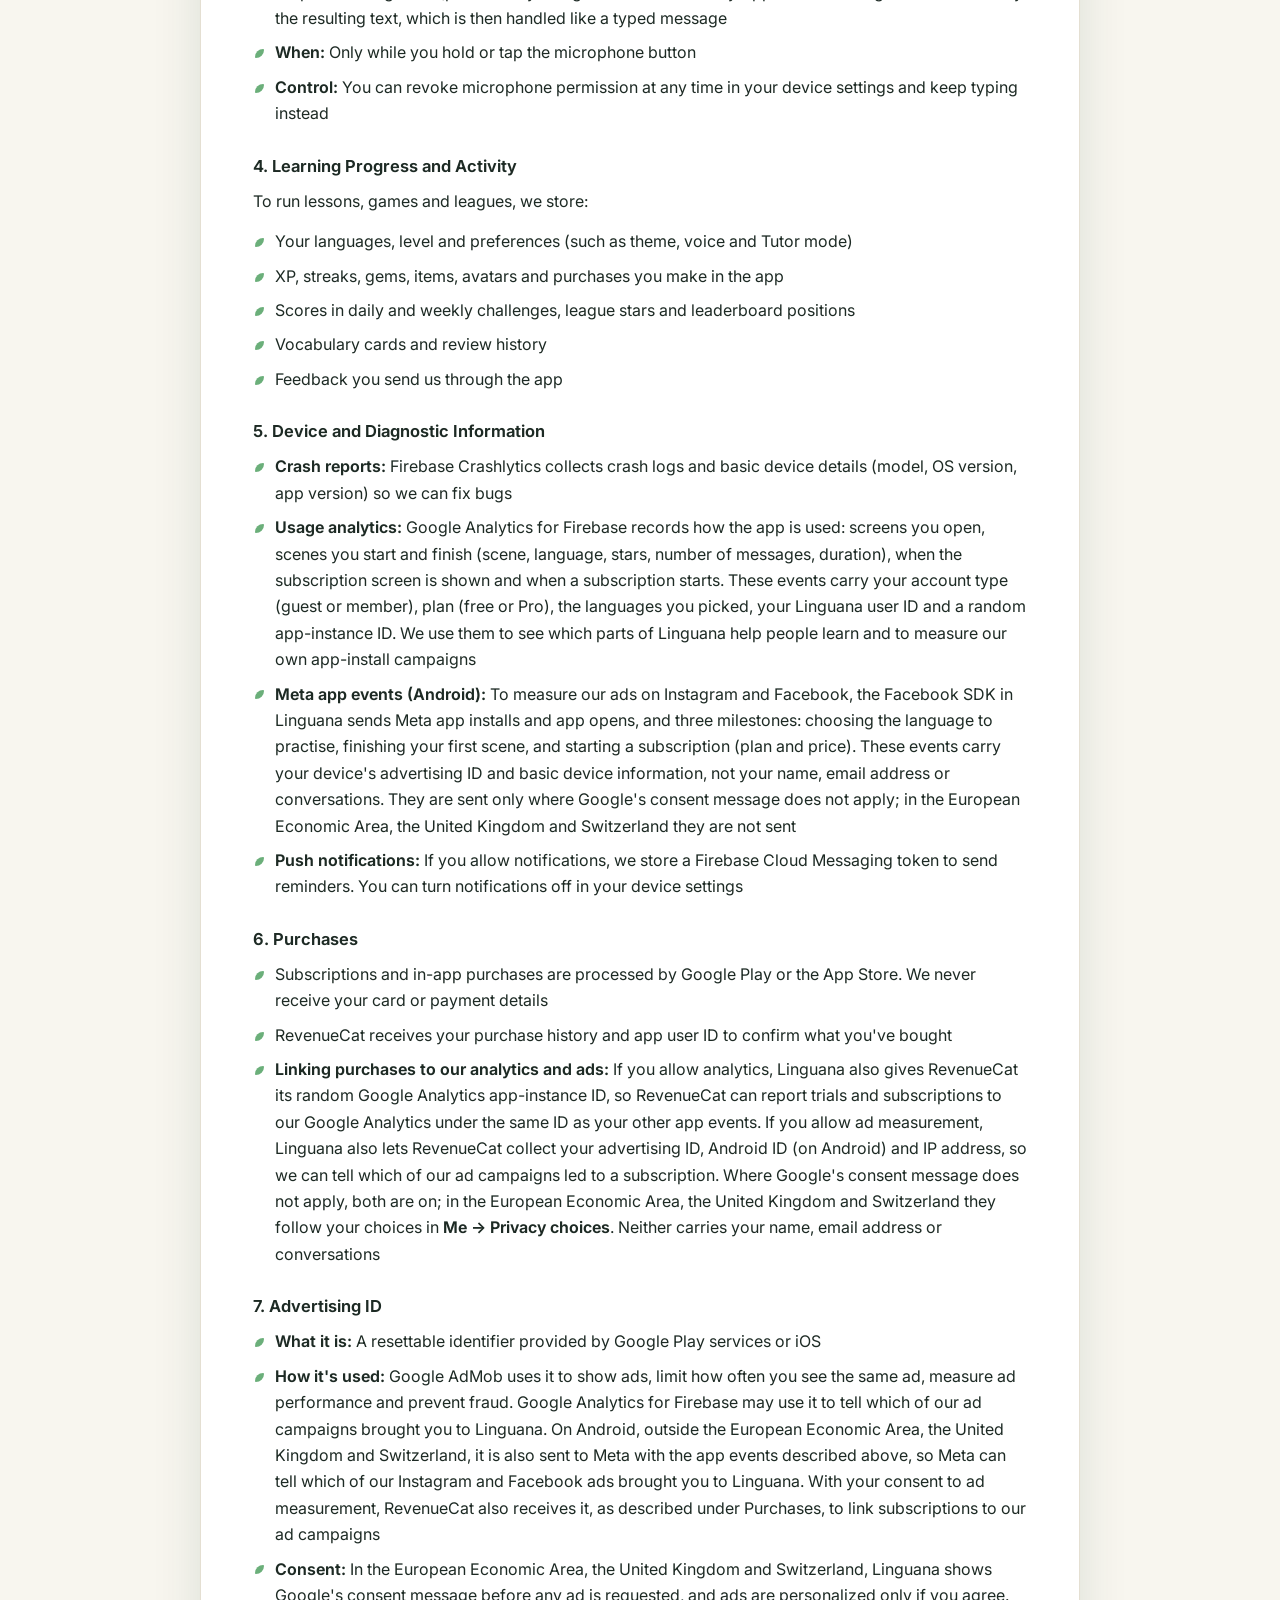
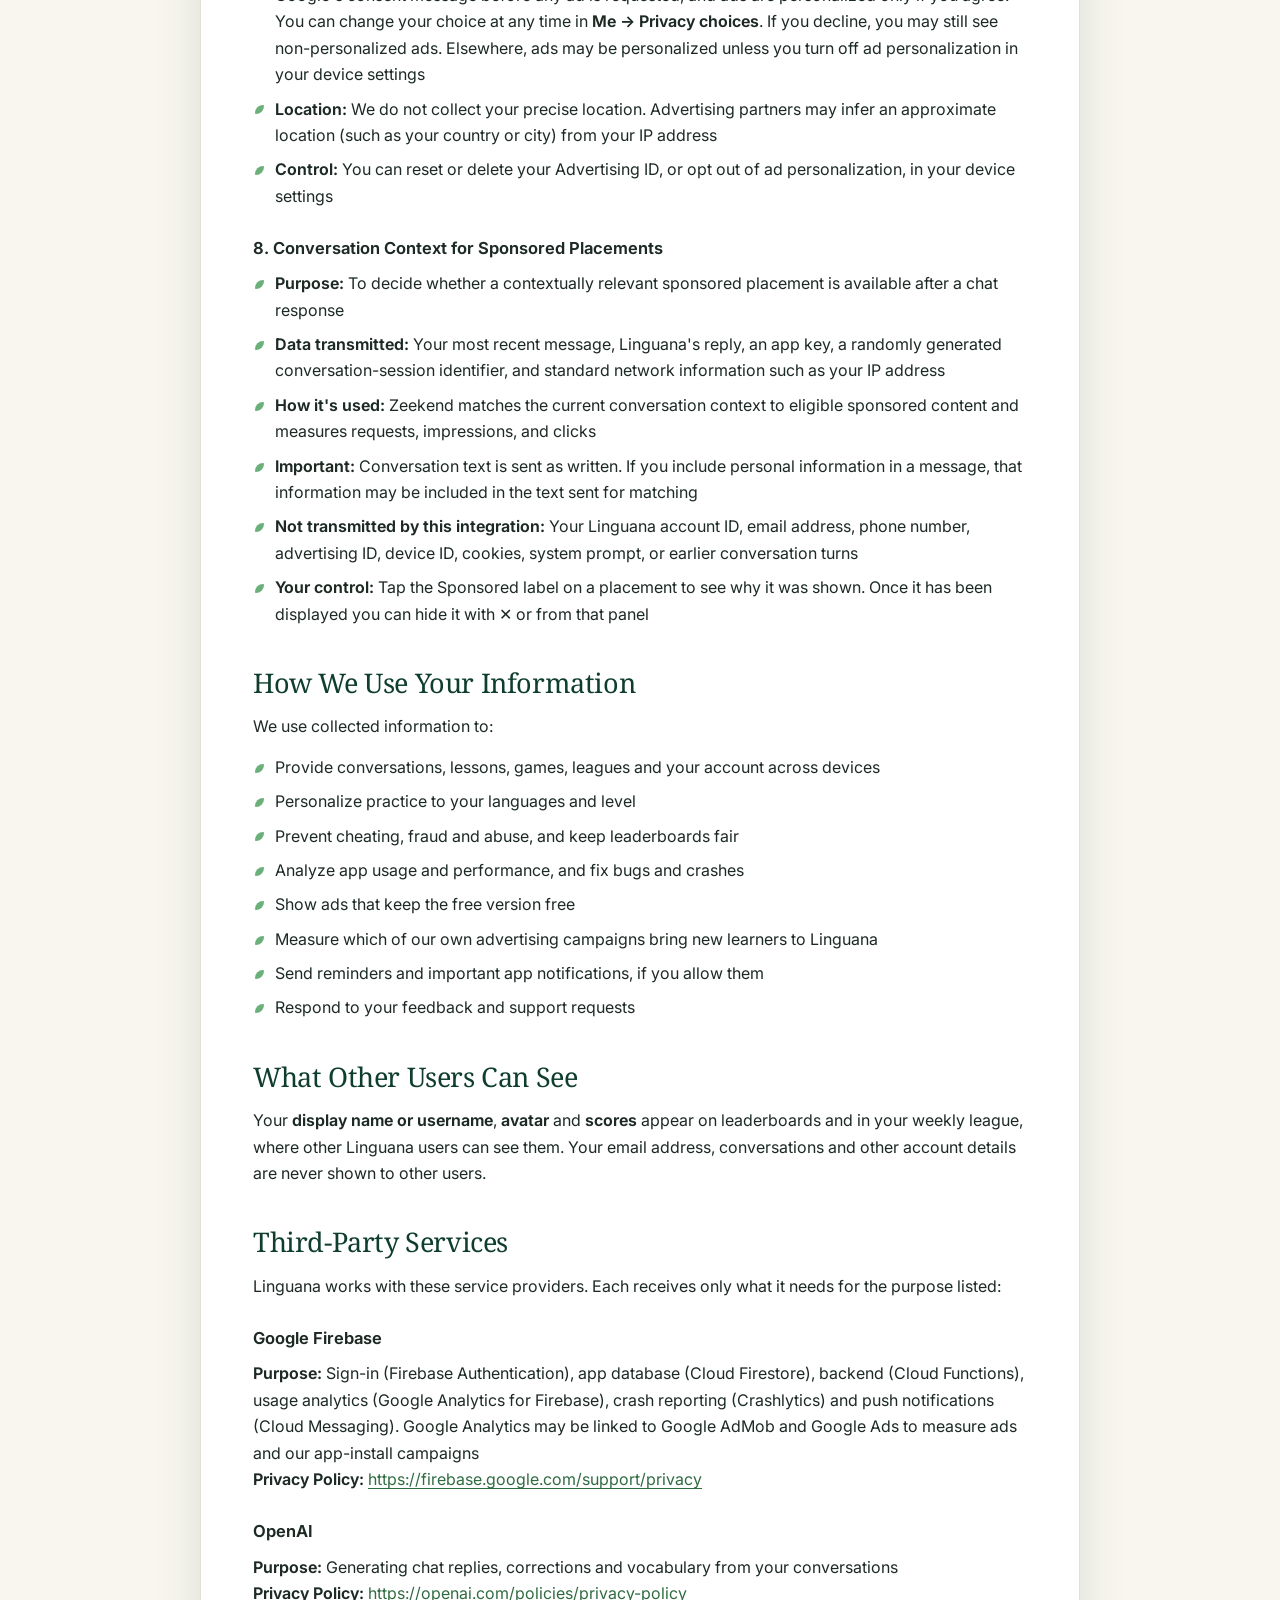
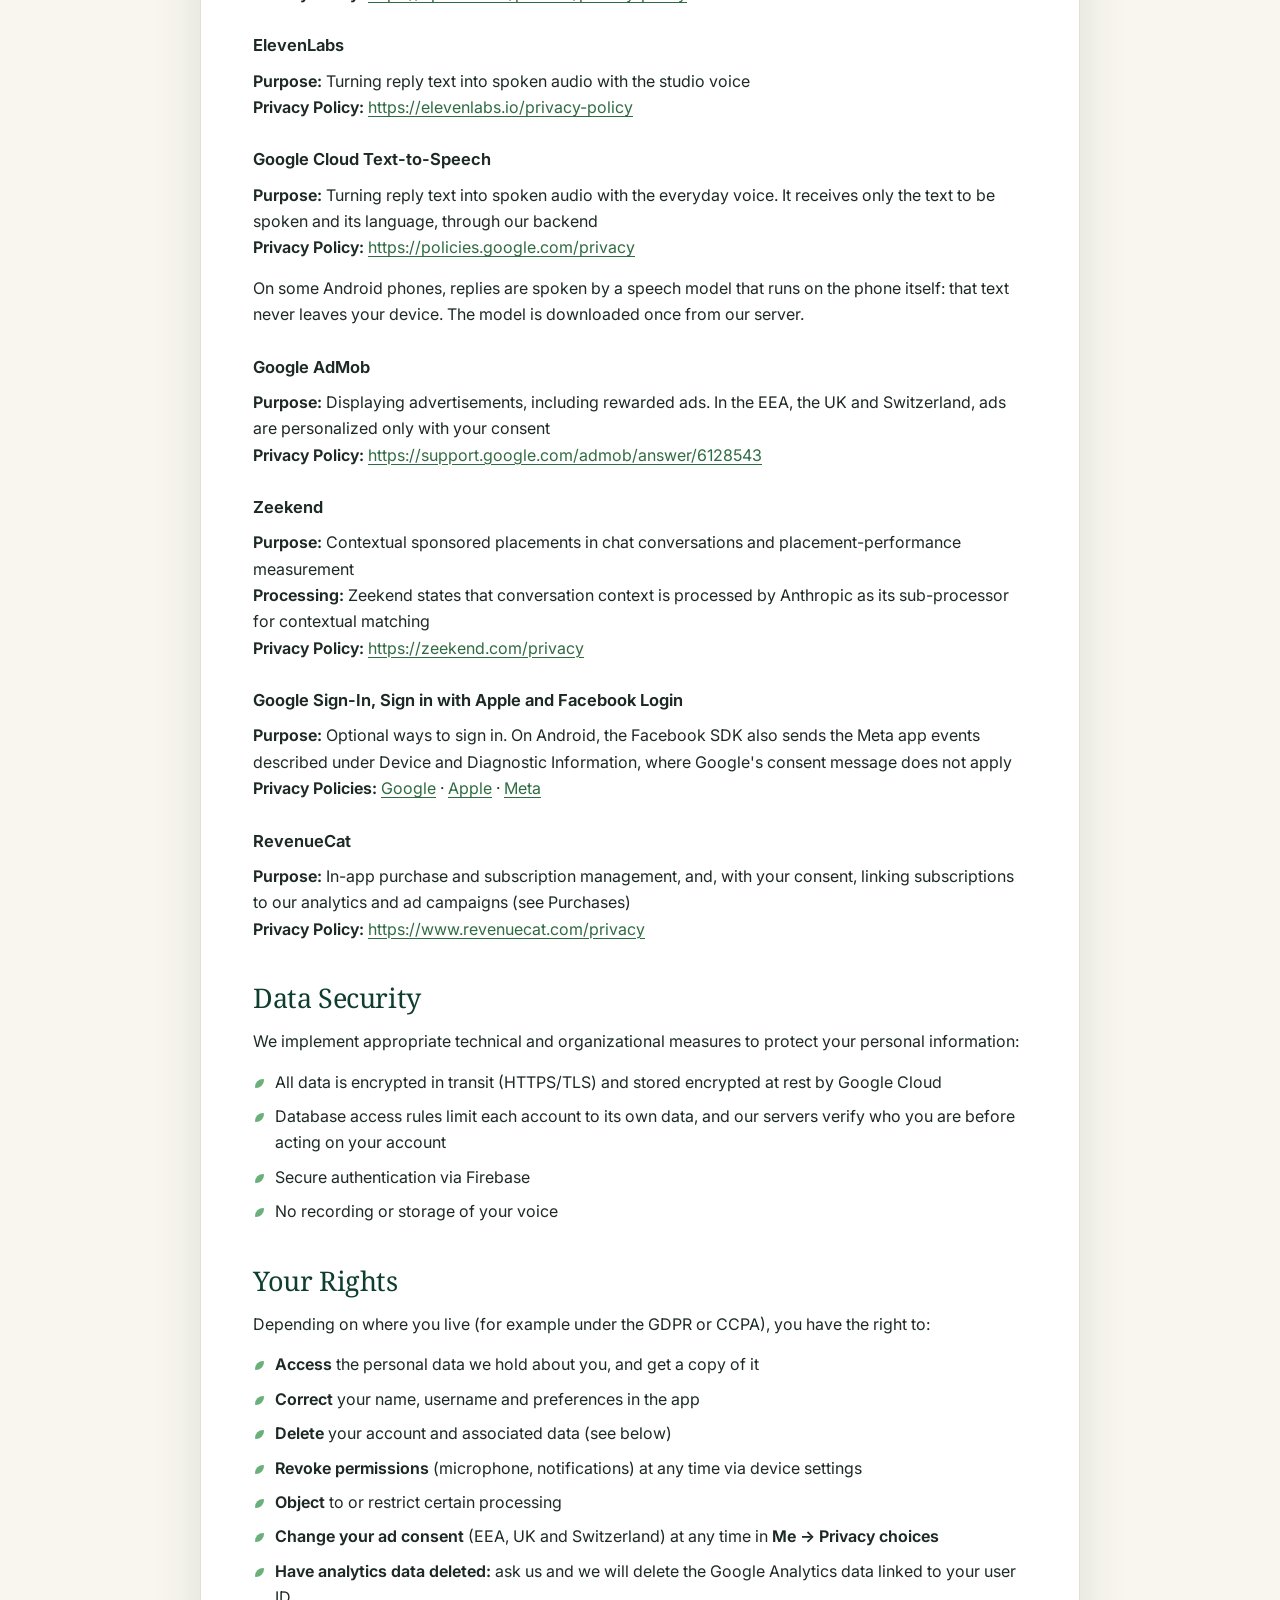
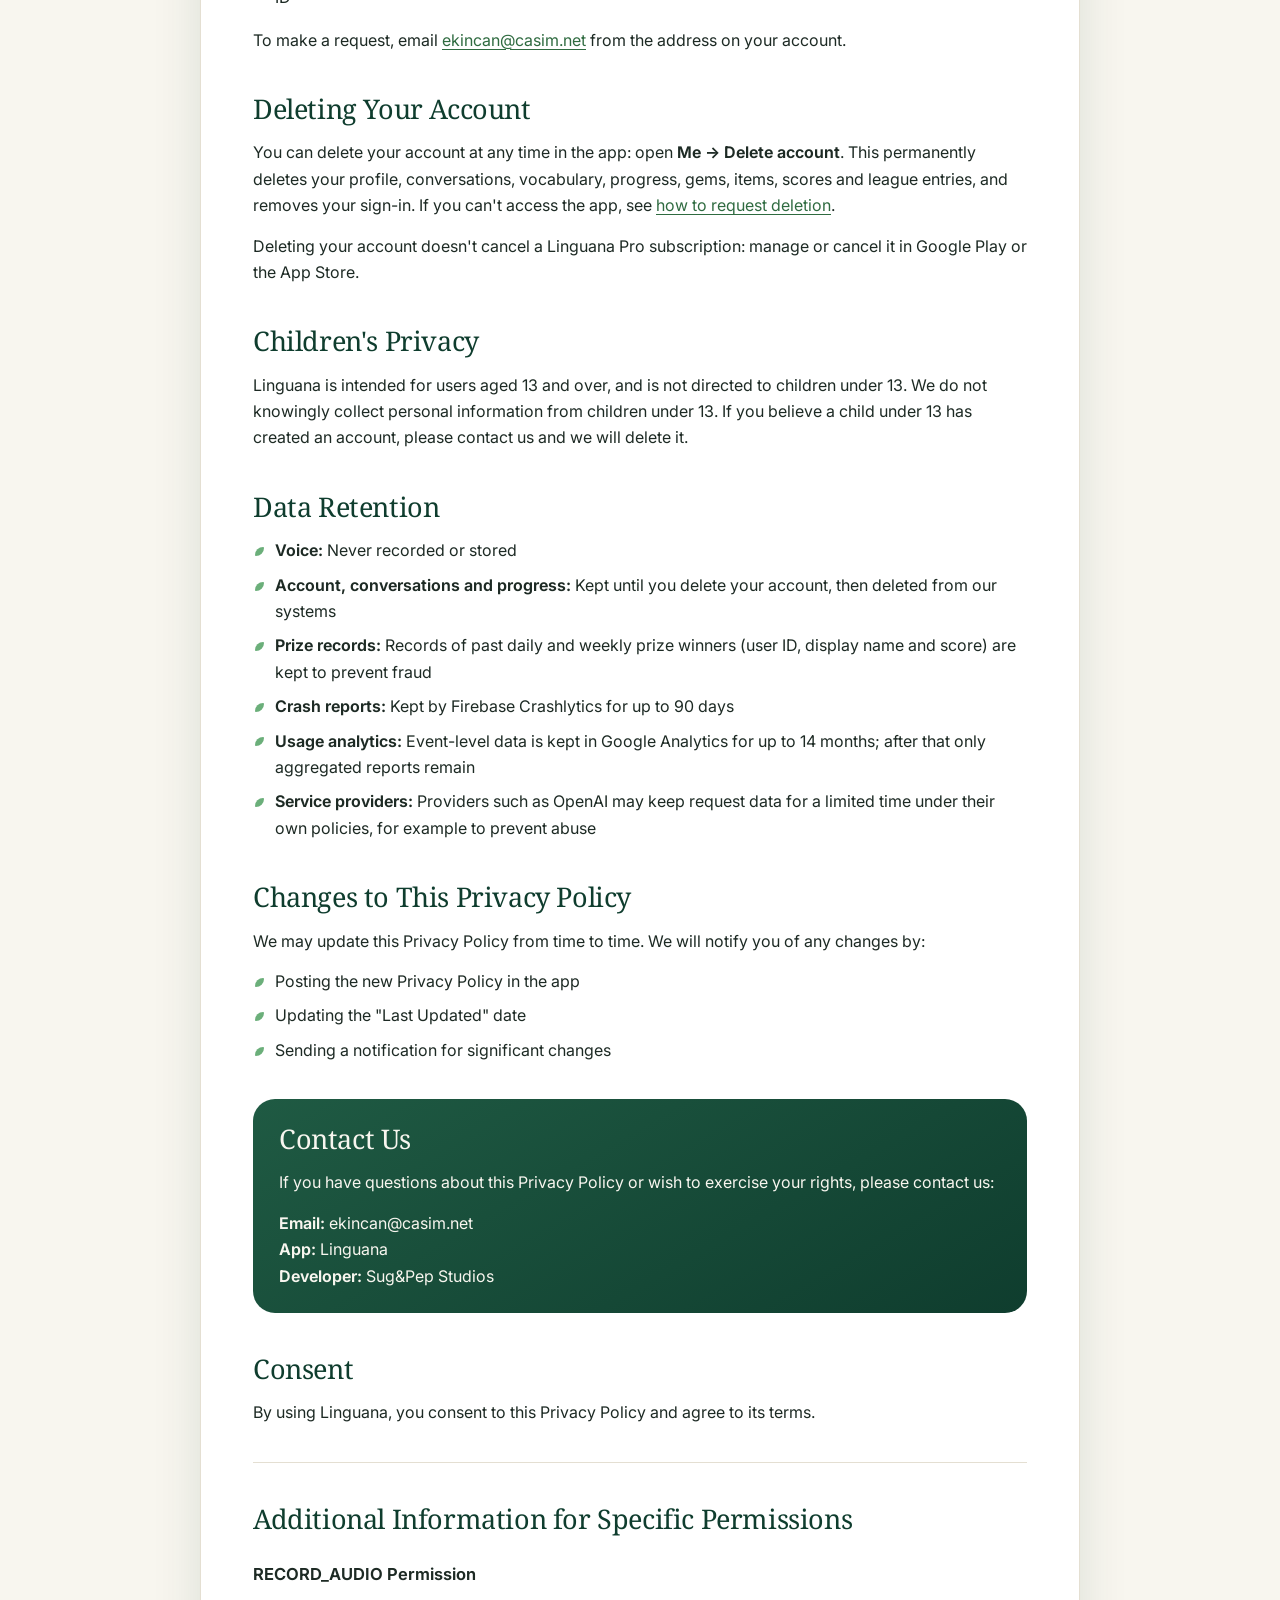
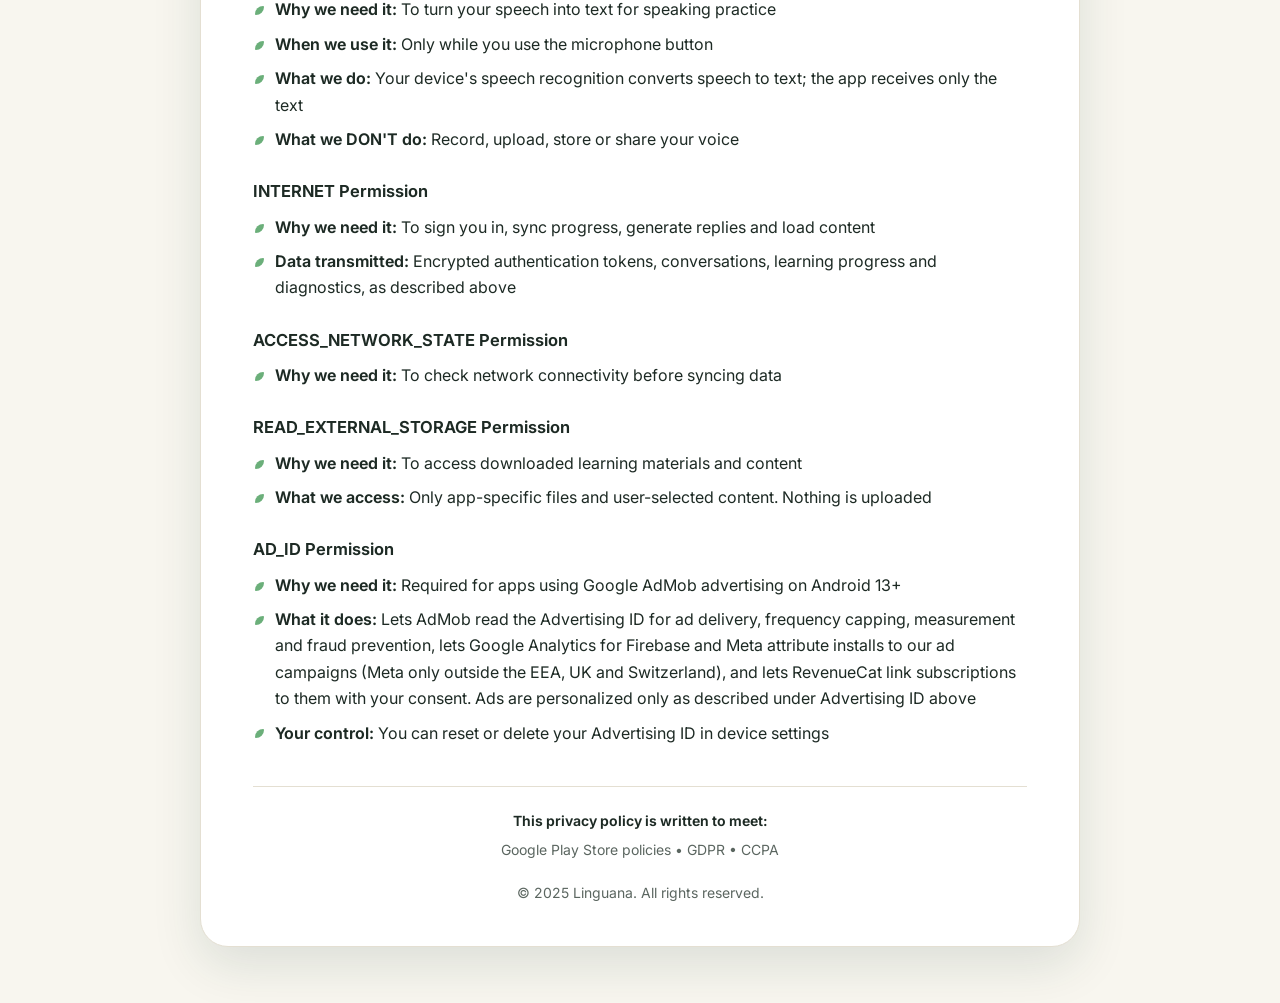
<file: privacy-policy.html>
<!DOCTYPE html>
<html lang="en">
<head>
    <meta charset="UTF-8">
    <meta name="viewport" content="width=device-width, initial-scale=1.0">
    <title>Linguana - Privacy Policy</title>
    <meta name="description" content="How the Linguana language learning app collects, uses and protects your information.">
    <link rel="preconnect" href="https://fonts.googleapis.com">
    <link rel="preconnect" href="https://fonts.gstatic.com" crossorigin>
    <link href="https://fonts.googleapis.com/css2?family=Inter:wght@400;500;600;700&family=Noto+Serif:ital@0;1&display=swap" rel="stylesheet">
    <link rel="stylesheet" href="site.css">
    <link rel="icon" type="image/png" href="icon.png">
    <meta name="theme-color" content="#0F3D2E">
</head>
<body>
    <header class="band">
        <div class="band-inner">
            <div class="brand-row">
                <a class="brand" href="index.html"><img src="icon.png" alt=""><span>Linguana</span></a>
                <nav class="top-links">
                    <a href="index.html">Home</a>
                    <a href="privacy-policy.html" aria-current="page">Privacy</a>
                    <a href="mailto:ekincan@casim.net">Contact</a>
                </nav>
            </div>
            <div class="eyebrow">Legal</div>
            <h1>Privacy Policy for Linguana</h1>
        </div>
    </header>

    <main class="container">

        <div class="meta">
            <strong>Effective Date:</strong> December 2, 2025<br>
            <strong>Last Updated:</strong> November 2, 2026
        </div>

        <nav class="toc" aria-label="Contents">
            <div class="toc-title">On this page</div>
            <ol>
                <li><a href="#introduction">Introduction</a></li>
                <li><a href="#information-we-collect">Information We Collect</a></li>
                <li><a href="#how-we-use-your-information">How We Use Your Information</a></li>
                <li><a href="#what-others-can-see">What Other Users Can See</a></li>
                <li><a href="#third-party-services">Third-Party Services</a></li>
                <li><a href="#data-security">Data Security</a></li>
                <li><a href="#your-rights">Your Rights</a></li>
                <li><a href="#deleting-your-account">Deleting Your Account</a></li>
                <li><a href="#children-s-privacy">Children's Privacy</a></li>
                <li><a href="#data-retention">Data Retention</a></li>
                <li><a href="#changes-to-this-privacy-policy">Changes to This Privacy Policy</a></li>
                <li><a href="#contact-us">Contact Us</a></li>
                <li><a href="#consent">Consent</a></li>
                <li><a href="#additional-information-for-specific-permissions">Specific Permissions</a></li>
            </ol>
        </nav>

        <div class="section">
            <h2 id="introduction">Introduction</h2>
            <p>Linguana ("we", "our", or "us") is committed to protecting your privacy. This Privacy Policy explains what information we collect when you use the Linguana mobile application, how we use it, who we share it with, and the choices you have. We do not sell your personal information.</p>
        </div>

        <div class="section">
            <h2 id="information-we-collect">Information We Collect</h2>

            <h3>1. Account Information</h3>
            <p>When you create an account, we collect:</p>
            <ul>
                <li>Email address</li>
                <li>Name or display name, and the username you choose</li>
                <li>A user ID assigned by Firebase Authentication</li>
                <li>Your sign-in method: email and password, Google, Apple or Facebook. Passwords are handled by Firebase Authentication and are never visible to us. With Google, Apple or Facebook sign-in we receive your name and email address from that provider.</li>
            </ul>

            <h3>2. Conversations</h3>
            <ul>
                <li><strong>What:</strong> The messages you write or speak in chats, and the replies Linguana's AI characters send you</li>
                <li><strong>Why:</strong> To generate replies, show corrections when Tutor mode is on, keep your chat history, and build your vocabulary review cards</li>
                <li><strong>Processing:</strong> To generate a reply, your recent conversation is sent to our AI provider (OpenAI). When you hear a reply read aloud, the reply text is sent to our voice provider (ElevenLabs) to create the audio</li>
                <li><strong>Storage:</strong> Conversations are saved to your account so you can continue them later, until you delete your account</li>
                <li><strong>Important:</strong> Please don't share sensitive personal information in chats. Anything you write is processed as described here</li>
            </ul>

            <h3>3. Voice Input (Microphone Permission)</h3>
            <div class="highlight">
                <p><strong>Important:</strong> Linguana never records, uploads or stores your voice.</p>
            </div>
            <ul>
                <li><strong>How it works:</strong> When you tap the microphone, your speech is converted to text by your device's built-in speech recognition (provided by Google on Android and by Apple on iOS). Linguana receives only the resulting text, which is then handled like a typed message</li>
                <li><strong>When:</strong> Only while you hold or tap the microphone button</li>
                <li><strong>Control:</strong> You can revoke microphone permission at any time in your device settings and keep typing instead</li>
            </ul>

            <h3>4. Learning Progress and Activity</h3>
            <p>To run lessons, games and leagues, we store:</p>
            <ul>
                <li>Your languages, level and preferences (such as theme, voice and Tutor mode)</li>
                <li>XP, streaks, gems, items, avatars and purchases you make in the app</li>
                <li>Scores in daily and weekly challenges, league stars and leaderboard positions</li>
                <li>Vocabulary cards and review history</li>
                <li>Feedback you send us through the app</li>
            </ul>

            <h3>5. Device and Diagnostic Information</h3>
            <ul>
                <li><strong>Crash reports:</strong> Firebase Crashlytics collects crash logs and basic device details (model, OS version, app version) so we can fix bugs</li>
                <li><strong>Usage analytics:</strong> Google Analytics for Firebase records how the app is used: screens you open, scenes you start and finish (scene, language, stars, number of messages, duration), when the subscription screen is shown and when a subscription starts. These events carry your account type (guest or member), plan (free or Pro), the languages you picked, your Linguana user ID and a random app-instance ID. We use them to see which parts of Linguana help people learn and to measure our own app-install campaigns</li>
                <li><strong>Meta app events (Android):</strong> To measure our ads on Instagram and Facebook, the Facebook SDK in Linguana sends Meta app installs and app opens, and three milestones: choosing the language to practise, finishing your first scene, and starting a subscription (plan and price). These events carry your device's advertising ID and basic device information, not your name, email address or conversations. They are sent only where Google's consent message does not apply; in the European Economic Area, the United Kingdom and Switzerland they are not sent</li>
                <li><strong>Push notifications:</strong> If you allow notifications, we store a Firebase Cloud Messaging token to send reminders. You can turn notifications off in your device settings</li>
            </ul>

            <h3>6. Purchases</h3>
            <ul>
                <li>Subscriptions and in-app purchases are processed by Google Play or the App Store. We never receive your card or payment details</li>
                <li>RevenueCat receives your purchase history and app user ID to confirm what you've bought</li>
                <li><strong>Linking purchases to our analytics and ads:</strong> If you allow analytics, Linguana also gives RevenueCat its random Google Analytics app-instance ID, so RevenueCat can report trials and subscriptions to our Google Analytics under the same ID as your other app events. If you allow ad measurement, Linguana also lets RevenueCat collect your advertising ID, Android ID (on Android) and IP address, so we can tell which of our ad campaigns led to a subscription. Where Google's consent message does not apply, both are on; in the European Economic Area, the United Kingdom and Switzerland they follow your choices in <strong>Me → Privacy choices</strong>. Neither carries your name, email address or conversations</li>
            </ul>

            <h3>7. Advertising ID</h3>
            <ul>
                <li><strong>What it is:</strong> A resettable identifier provided by Google Play services or iOS</li>
                <li><strong>How it's used:</strong> Google AdMob uses it to show ads, limit how often you see the same ad, measure ad performance and prevent fraud. Google Analytics for Firebase may use it to tell which of our ad campaigns brought you to Linguana. On Android, outside the European Economic Area, the United Kingdom and Switzerland, it is also sent to Meta with the app events described above, so Meta can tell which of our Instagram and Facebook ads brought you to Linguana. With your consent to ad measurement, RevenueCat also receives it, as described under Purchases, to link subscriptions to our ad campaigns</li>
                <li><strong>Consent:</strong> In the European Economic Area, the United Kingdom and Switzerland, Linguana shows Google's consent message before any ad is requested, and ads are personalized only if you agree. You can change your choice at any time in <strong>Me → Privacy choices</strong>. If you decline, you may still see non-personalized ads. Elsewhere, ads may be personalized unless you turn off ad personalization in your device settings</li>
                <li><strong>Location:</strong> We do not collect your precise location. Advertising partners may infer an approximate location (such as your country or city) from your IP address</li>
                <li><strong>Control:</strong> You can reset or delete your Advertising ID, or opt out of ad personalization, in your device settings</li>
            </ul>

            <h3 id="sponsored-placements">8. Conversation Context for Sponsored Placements</h3>
            <ul>
                <li><strong>Purpose:</strong> To decide whether a contextually relevant sponsored placement is available after a chat response</li>
                <li><strong>Data transmitted:</strong> Your most recent message, Linguana's reply, an app key, a randomly generated conversation-session identifier, and standard network information such as your IP address</li>
                <li><strong>How it's used:</strong> Zeekend matches the current conversation context to eligible sponsored content and measures requests, impressions, and clicks</li>
                <li><strong>Important:</strong> Conversation text is sent as written. If you include personal information in a message, that information may be included in the text sent for matching</li>
                <li><strong>Not transmitted by this integration:</strong> Your Linguana account ID, email address, phone number, advertising ID, device ID, cookies, system prompt, or earlier conversation turns</li>
                <li><strong>Your control:</strong> Tap the Sponsored label on a placement to see why it was shown. Once it has been displayed you can hide it with ✕ or from that panel</li>
            </ul>
        </div>

        <div class="section">
            <h2 id="how-we-use-your-information">How We Use Your Information</h2>
            <p>We use collected information to:</p>
            <ul>
                <li>Provide conversations, lessons, games, leagues and your account across devices</li>
                <li>Personalize practice to your languages and level</li>
                <li>Prevent cheating, fraud and abuse, and keep leaderboards fair</li>
                <li>Analyze app usage and performance, and fix bugs and crashes</li>
                <li>Show ads that keep the free version free</li>
                <li>Measure which of our own advertising campaigns bring new learners to Linguana</li>
                <li>Send reminders and important app notifications, if you allow them</li>
                <li>Respond to your feedback and support requests</li>
            </ul>
        </div>

        <div class="section">
            <h2 id="what-others-can-see">What Other Users Can See</h2>
            <p>Your <strong>display name or username</strong>, <strong>avatar</strong> and <strong>scores</strong> appear on leaderboards and in your weekly league, where other Linguana users can see them. Your email address, conversations and other account details are never shown to other users.</p>
        </div>

        <div class="section">
            <h2 id="third-party-services">Third-Party Services</h2>
            <p>Linguana works with these service providers. Each receives only what it needs for the purpose listed:</p>

            <h3>Google Firebase</h3>
            <p><strong>Purpose:</strong> Sign-in (Firebase Authentication), app database (Cloud Firestore), backend (Cloud Functions), usage analytics (Google Analytics for Firebase), crash reporting (Crashlytics) and push notifications (Cloud Messaging). Google Analytics may be linked to Google AdMob and Google Ads to measure ads and our app-install campaigns<br>
            <strong>Privacy Policy:</strong> <a href="https://firebase.google.com/support/privacy" target="_blank">https://firebase.google.com/support/privacy</a></p>

            <h3>OpenAI</h3>
            <p><strong>Purpose:</strong> Generating chat replies, corrections and vocabulary from your conversations<br>
            <strong>Privacy Policy:</strong> <a href="https://openai.com/policies/privacy-policy" target="_blank">https://openai.com/policies/privacy-policy</a></p>

            <h3>ElevenLabs</h3>
            <p><strong>Purpose:</strong> Turning reply text into spoken audio with the studio voice<br>
            <strong>Privacy Policy:</strong> <a href="https://elevenlabs.io/privacy-policy" target="_blank">https://elevenlabs.io/privacy-policy</a></p>

            <h3>Google Cloud Text-to-Speech</h3>
            <p><strong>Purpose:</strong> Turning reply text into spoken audio with the everyday voice. It receives only the text to be spoken and its language, through our backend<br>
            <strong>Privacy Policy:</strong> <a href="https://policies.google.com/privacy" target="_blank">https://policies.google.com/privacy</a></p>

            <p>On some Android phones, replies are spoken by a speech model that runs on the phone itself: that text never leaves your device. The model is downloaded once from our server.</p>

            <h3>Google AdMob</h3>
            <p><strong>Purpose:</strong> Displaying advertisements, including rewarded ads. In the EEA, the UK and Switzerland, ads are personalized only with your consent<br>
            <strong>Privacy Policy:</strong> <a href="https://support.google.com/admob/answer/6128543" target="_blank">https://support.google.com/admob/answer/6128543</a></p>

            <h3>Zeekend</h3>
            <p><strong>Purpose:</strong> Contextual sponsored placements in chat conversations and placement-performance measurement<br>
            <strong>Processing:</strong> Zeekend states that conversation context is processed by Anthropic as its sub-processor for contextual matching<br>
            <strong>Privacy Policy:</strong> <a href="https://zeekend.com/privacy" target="_blank">https://zeekend.com/privacy</a></p>

            <h3>Google Sign-In, Sign in with Apple and Facebook Login</h3>
            <p><strong>Purpose:</strong> Optional ways to sign in. On Android, the Facebook SDK also sends the Meta app events described under Device and Diagnostic Information, where Google's consent message does not apply<br>
            <strong>Privacy Policies:</strong> <a href="https://policies.google.com/privacy" target="_blank">Google</a> · <a href="https://www.apple.com/legal/privacy/" target="_blank">Apple</a> · <a href="https://www.facebook.com/privacy/explanation" target="_blank">Meta</a></p>

            <h3>RevenueCat</h3>
            <p><strong>Purpose:</strong> In-app purchase and subscription management, and, with your consent, linking subscriptions to our analytics and ad campaigns (see Purchases)<br>
            <strong>Privacy Policy:</strong> <a href="https://www.revenuecat.com/privacy" target="_blank">https://www.revenuecat.com/privacy</a></p>
        </div>

        <div class="section">
            <h2 id="data-security">Data Security</h2>
            <p>We implement appropriate technical and organizational measures to protect your personal information:</p>
            <ul>
                <li>All data is encrypted in transit (HTTPS/TLS) and stored encrypted at rest by Google Cloud</li>
                <li>Database access rules limit each account to its own data, and our servers verify who you are before acting on your account</li>
                <li>Secure authentication via Firebase</li>
                <li>No recording or storage of your voice</li>
            </ul>
        </div>

        <div class="section">
            <h2 id="your-rights">Your Rights</h2>
            <p>Depending on where you live (for example under the GDPR or CCPA), you have the right to:</p>
            <ul>
                <li><strong>Access</strong> the personal data we hold about you, and get a copy of it</li>
                <li><strong>Correct</strong> your name, username and preferences in the app</li>
                <li><strong>Delete</strong> your account and associated data (see below)</li>
                <li><strong>Revoke permissions</strong> (microphone, notifications) at any time via device settings</li>
                <li><strong>Object</strong> to or restrict certain processing</li>
                <li><strong>Change your ad consent</strong> (EEA, UK and Switzerland) at any time in <strong>Me → Privacy choices</strong></li>
                <li><strong>Have analytics data deleted:</strong> ask us and we will delete the Google Analytics data linked to your user ID</li>
            </ul>
            <p>To make a request, email <a href="mailto:ekincan@casim.net">ekincan@casim.net</a> from the address on your account.</p>
        </div>

        <div class="section">
            <h2 id="deleting-your-account">Deleting Your Account</h2>
            <p>You can delete your account at any time in the app: open <strong>Me → Delete account</strong>. This permanently deletes your profile, conversations, vocabulary, progress, gems, items, scores and league entries, and removes your sign-in. If you can't access the app, see <a href="delete-account.html">how to request deletion</a>.</p>
            <p>Deleting your account doesn't cancel a Linguana Pro subscription: manage or cancel it in Google Play or the App Store.</p>
        </div>

        <div class="section">
            <h2 id="children-s-privacy">Children's Privacy</h2>
            <p>Linguana is intended for users aged 13 and over, and is not directed to children under 13. We do not knowingly collect personal information from children under 13. If you believe a child under 13 has created an account, please contact us and we will delete it.</p>
        </div>

        <div class="section">
            <h2 id="data-retention">Data Retention</h2>
            <ul>
                <li><strong>Voice:</strong> Never recorded or stored</li>
                <li><strong>Account, conversations and progress:</strong> Kept until you delete your account, then deleted from our systems</li>
                <li><strong>Prize records:</strong> Records of past daily and weekly prize winners (user ID, display name and score) are kept to prevent fraud</li>
                <li><strong>Crash reports:</strong> Kept by Firebase Crashlytics for up to 90 days</li>
                <li><strong>Usage analytics:</strong> Event-level data is kept in Google Analytics for up to 14 months; after that only aggregated reports remain</li>
                <li><strong>Service providers:</strong> Providers such as OpenAI may keep request data for a limited time under their own policies, for example to prevent abuse</li>
            </ul>
        </div>

        <div class="section">
            <h2 id="changes-to-this-privacy-policy">Changes to This Privacy Policy</h2>
            <p>We may update this Privacy Policy from time to time. We will notify you of any changes by:</p>
            <ul>
                <li>Posting the new Privacy Policy in the app</li>
                <li>Updating the "Last Updated" date</li>
                <li>Sending a notification for significant changes</li>
            </ul>
        </div>

        <div class="contact-box">
            <h2 id="contact-us">Contact Us</h2>
            <p>If you have questions about this Privacy Policy or wish to exercise your rights, please contact us:</p>
            <p>
                <strong>Email:</strong> ekincan@casim.net<br>
                <strong>App:</strong> Linguana<br>
                <strong>Developer:</strong> Sug&amp;Pep Studios
            </p>
        </div>

        <div class="section">
            <h2 id="consent">Consent</h2>
            <p>By using Linguana, you consent to this Privacy Policy and agree to its terms.</p>
        </div>

        <hr>

        <div class="section">
            <h2 id="additional-information-for-specific-permissions">Additional Information for Specific Permissions</h2>

            <h3>RECORD_AUDIO Permission</h3>
            <ul>
                <li><strong>Why we need it:</strong> To turn your speech into text for speaking practice</li>
                <li><strong>When we use it:</strong> Only while you use the microphone button</li>
                <li><strong>What we do:</strong> Your device's speech recognition converts speech to text; the app receives only the text</li>
                <li><strong>What we DON'T do:</strong> Record, upload, store or share your voice</li>
            </ul>

            <h3>INTERNET Permission</h3>
            <ul>
                <li><strong>Why we need it:</strong> To sign you in, sync progress, generate replies and load content</li>
                <li><strong>Data transmitted:</strong> Encrypted authentication tokens, conversations, learning progress and diagnostics, as described above</li>
            </ul>

            <h3>ACCESS_NETWORK_STATE Permission</h3>
            <ul>
                <li><strong>Why we need it:</strong> To check network connectivity before syncing data</li>
            </ul>

            <h3>READ_EXTERNAL_STORAGE Permission</h3>
            <ul>
                <li><strong>Why we need it:</strong> To access downloaded learning materials and content</li>
                <li><strong>What we access:</strong> Only app-specific files and user-selected content. Nothing is uploaded</li>
            </ul>

            <h3>AD_ID Permission</h3>
            <ul>
                <li><strong>Why we need it:</strong> Required for apps using Google AdMob advertising on Android 13+</li>
                <li><strong>What it does:</strong> Lets AdMob read the Advertising ID for ad delivery, frequency capping, measurement and fraud prevention, lets Google Analytics for Firebase and Meta attribute installs to our ad campaigns (Meta only outside the EEA, UK and Switzerland), and lets RevenueCat link subscriptions to them with your consent. Ads are personalized only as described under Advertising ID above</li>
                <li><strong>Your control:</strong> You can reset or delete your Advertising ID in device settings</li>
            </ul>
        </div>

        <div class="footer">
            <p><strong>This privacy policy is written to meet:</strong></p>
            <p>Google Play Store policies • GDPR • CCPA</p>
            <p style="margin-top: 20px;">© 2025 Linguana. All rights reserved.</p>
        </div>
    </main>
</body>
</html>
</file>
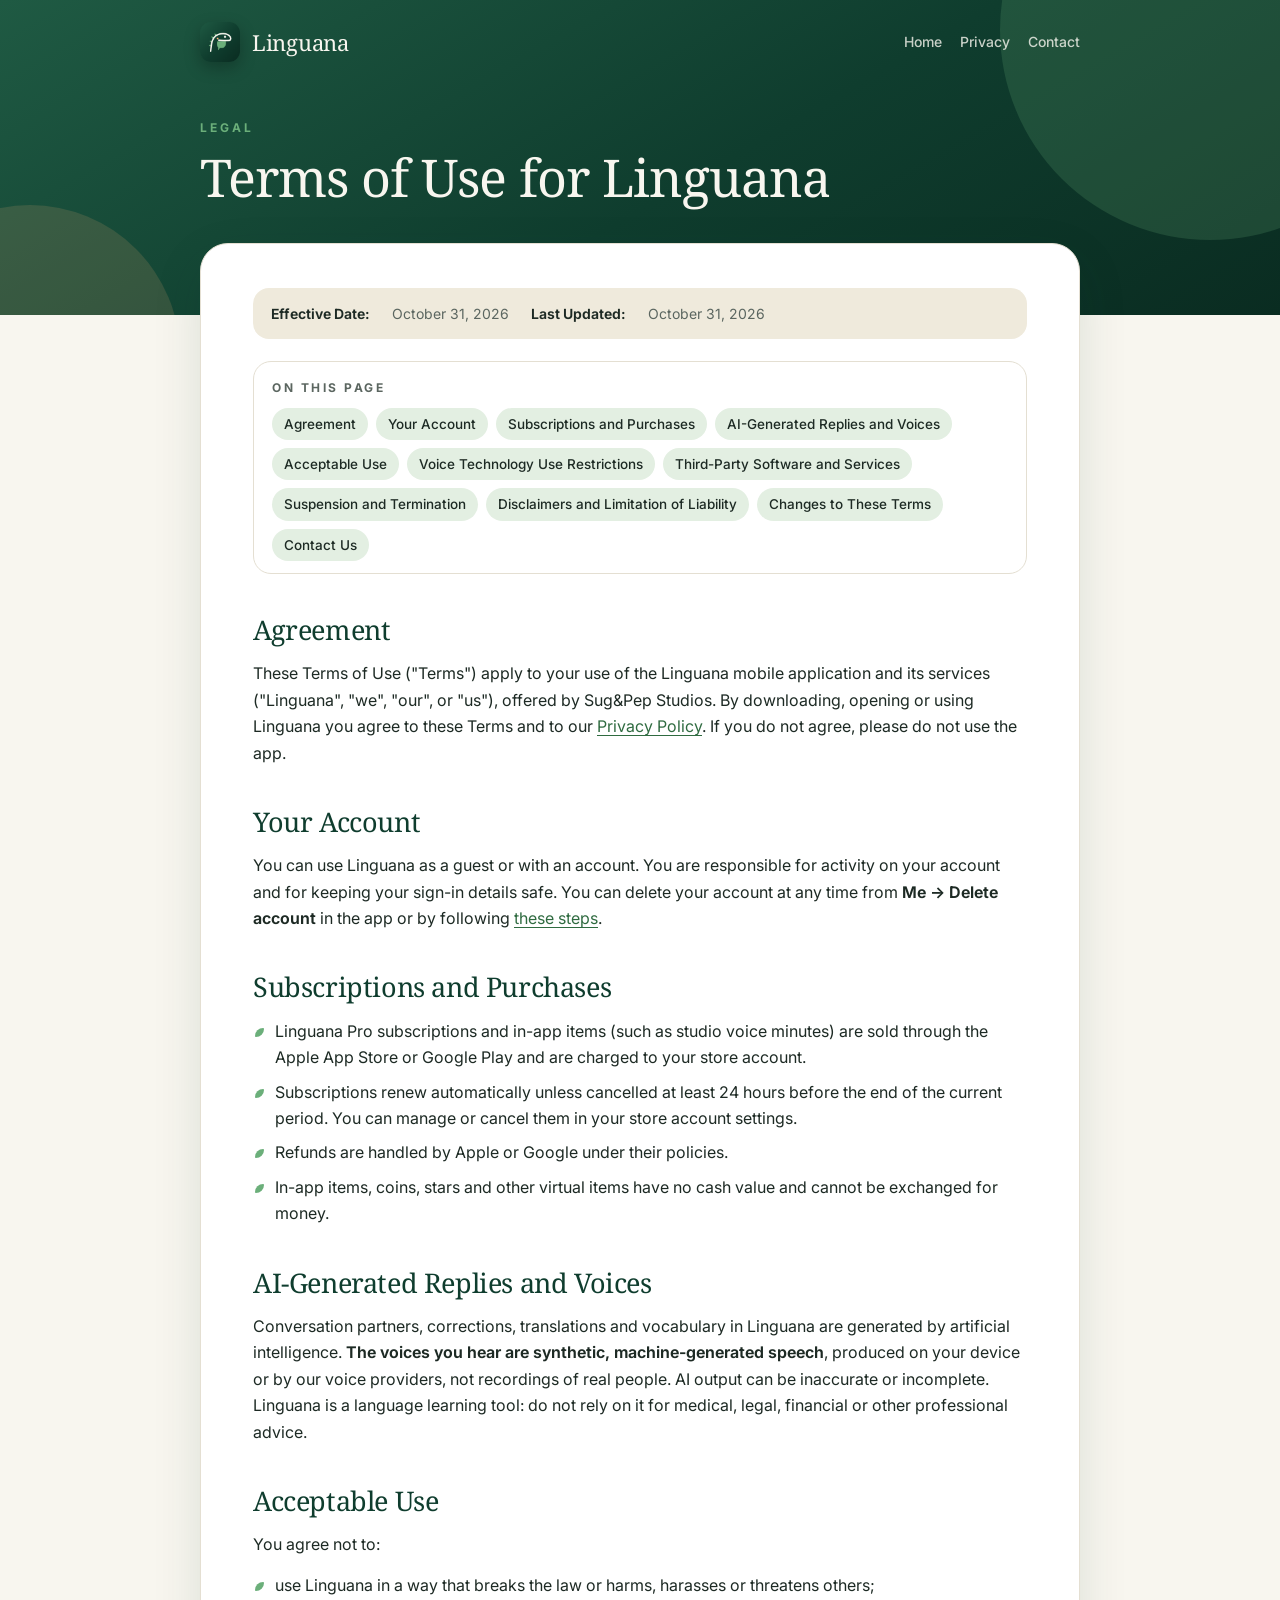
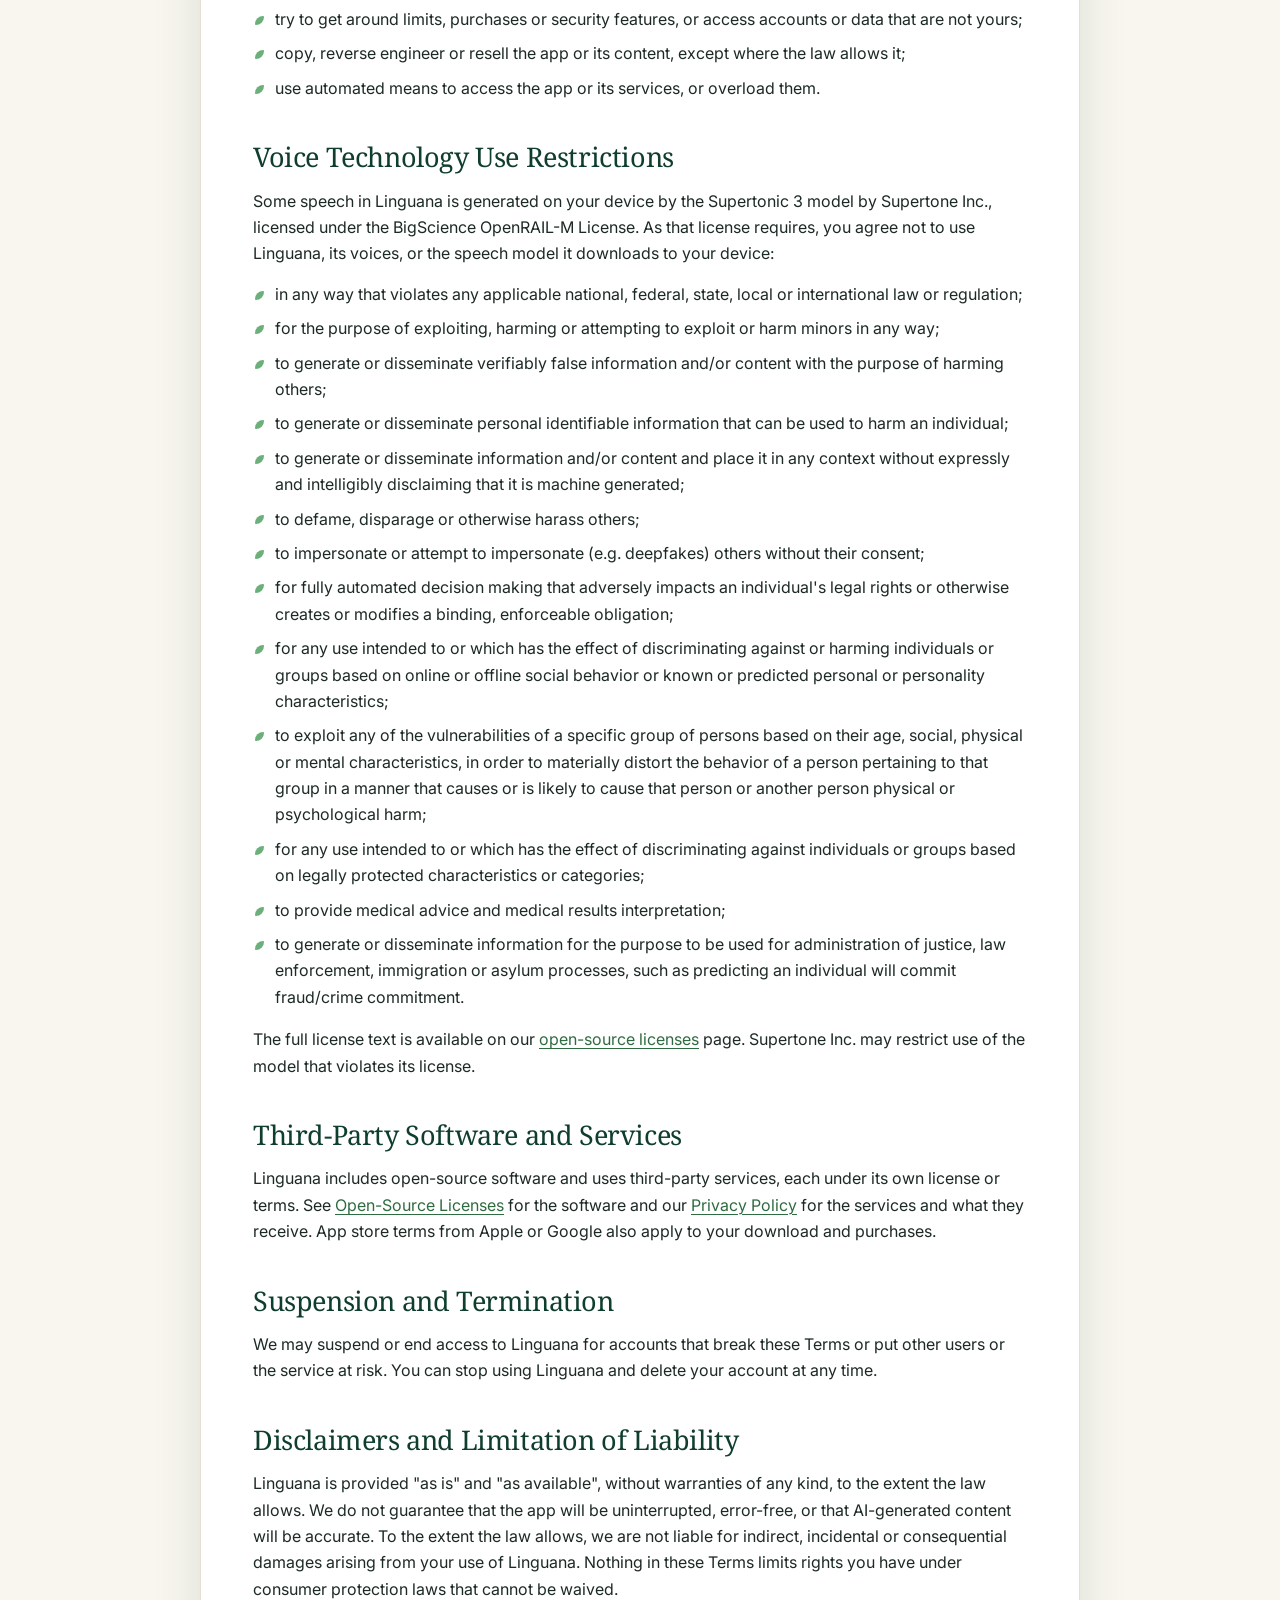
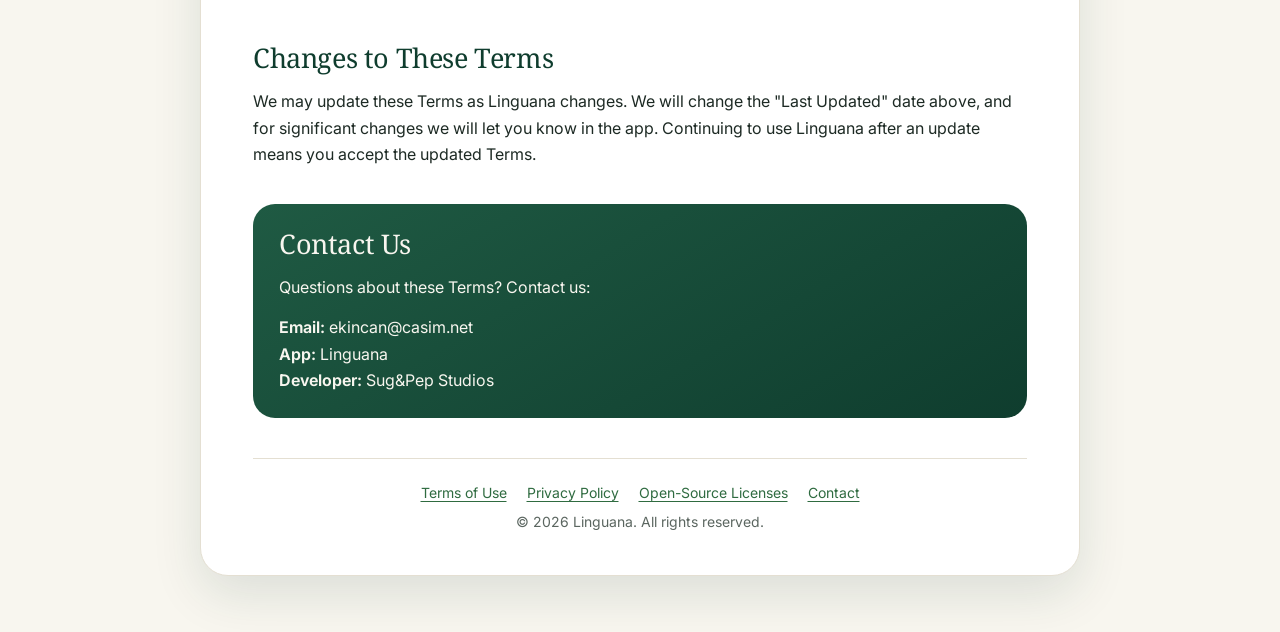
<file: terms.html>
<!DOCTYPE html>
<html lang="en">
<head>
    <meta charset="UTF-8">
    <meta name="viewport" content="width=device-width, initial-scale=1.0">
    <title>Linguana - Terms of Use</title>
    <meta name="description" content="The terms that apply when you use the Linguana language learning app.">
    <link rel="preconnect" href="https://fonts.googleapis.com">
    <link rel="preconnect" href="https://fonts.gstatic.com" crossorigin>
    <link href="https://fonts.googleapis.com/css2?family=Inter:wght@400;500;600;700&family=Noto+Serif:ital@0;1&display=swap" rel="stylesheet">
    <link rel="stylesheet" href="site.css">
    <link rel="icon" type="image/png" href="icon.png">
    <meta name="theme-color" content="#0F3D2E">
</head>
<body>
    <header class="band">
        <div class="band-inner">
            <div class="brand-row">
                <a class="brand" href="index.html"><img src="icon.png" alt=""><span>Linguana</span></a>
                <nav class="top-links">
                    <a href="index.html">Home</a>
                    <a href="privacy-policy.html">Privacy</a>
                    <a href="mailto:ekincan@casim.net">Contact</a>
                </nav>
            </div>
            <div class="eyebrow">Legal</div>
            <h1>Terms of Use for Linguana</h1>
        </div>
    </header>

    <main class="container">

        <div class="meta">
            <strong>Effective Date:</strong> October 31, 2026<br>
            <strong>Last Updated:</strong> October 31, 2026
        </div>

        <nav class="toc" aria-label="Contents">
            <div class="toc-title">On this page</div>
            <ol>
                <li><a href="#agreement">Agreement</a></li>
                <li><a href="#your-account">Your Account</a></li>
                <li><a href="#purchases">Subscriptions and Purchases</a></li>
                <li><a href="#ai-features">AI-Generated Replies and Voices</a></li>
                <li><a href="#acceptable-use">Acceptable Use</a></li>
                <li><a href="#voice-restrictions">Voice Technology Use Restrictions</a></li>
                <li><a href="#third-party">Third-Party Software and Services</a></li>
                <li><a href="#termination">Suspension and Termination</a></li>
                <li><a href="#disclaimers">Disclaimers and Limitation of Liability</a></li>
                <li><a href="#changes">Changes to These Terms</a></li>
                <li><a href="#contact-us">Contact Us</a></li>
            </ol>
        </nav>

        <div class="section">
            <h2 id="agreement">Agreement</h2>
            <p>These Terms of Use ("Terms") apply to your use of the Linguana mobile application and its services ("Linguana", "we", "our", or "us"), offered by Sug&amp;Pep Studios. By downloading, opening or using Linguana you agree to these Terms and to our <a href="privacy-policy.html">Privacy Policy</a>. If you do not agree, please do not use the app.</p>
        </div>

        <div class="section">
            <h2 id="your-account">Your Account</h2>
            <p>You can use Linguana as a guest or with an account. You are responsible for activity on your account and for keeping your sign-in details safe. You can delete your account at any time from <strong>Me → Delete account</strong> in the app or by following <a href="delete-account.html">these steps</a>.</p>
        </div>

        <div class="section">
            <h2 id="purchases">Subscriptions and Purchases</h2>
            <ul>
                <li>Linguana Pro subscriptions and in-app items (such as studio voice minutes) are sold through the Apple App Store or Google Play and are charged to your store account.</li>
                <li>Subscriptions renew automatically unless cancelled at least 24 hours before the end of the current period. You can manage or cancel them in your store account settings.</li>
                <li>Refunds are handled by Apple or Google under their policies.</li>
                <li>In-app items, coins, stars and other virtual items have no cash value and cannot be exchanged for money.</li>
            </ul>
        </div>

        <div class="section">
            <h2 id="ai-features">AI-Generated Replies and Voices</h2>
            <p>Conversation partners, corrections, translations and vocabulary in Linguana are generated by artificial intelligence. <strong>The voices you hear are synthetic, machine-generated speech</strong>, produced on your device or by our voice providers, not recordings of real people. AI output can be inaccurate or incomplete. Linguana is a language learning tool: do not rely on it for medical, legal, financial or other professional advice.</p>
        </div>

        <div class="section">
            <h2 id="acceptable-use">Acceptable Use</h2>
            <p>You agree not to:</p>
            <ul>
                <li>use Linguana in a way that breaks the law or harms, harasses or threatens others;</li>
                <li>try to get around limits, purchases or security features, or access accounts or data that are not yours;</li>
                <li>copy, reverse engineer or resell the app or its content, except where the law allows it;</li>
                <li>use automated means to access the app or its services, or overload them.</li>
            </ul>
        </div>

        <div class="section">
            <h2 id="voice-restrictions">Voice Technology Use Restrictions</h2>
            <p>Some speech in Linguana is generated on your device by the Supertonic 3 model by Supertone Inc., licensed under the BigScience OpenRAIL-M License. As that license requires, you agree not to use Linguana, its voices, or the speech model it downloads to your device:</p>
            <ol type="a">
                <li>in any way that violates any applicable national, federal, state, local or international law or regulation;</li>
                <li>for the purpose of exploiting, harming or attempting to exploit or harm minors in any way;</li>
                <li>to generate or disseminate verifiably false information and/or content with the purpose of harming others;</li>
                <li>to generate or disseminate personal identifiable information that can be used to harm an individual;</li>
                <li>to generate or disseminate information and/or content and place it in any context without expressly and intelligibly disclaiming that it is machine generated;</li>
                <li>to defame, disparage or otherwise harass others;</li>
                <li>to impersonate or attempt to impersonate (e.g. deepfakes) others without their consent;</li>
                <li>for fully automated decision making that adversely impacts an individual's legal rights or otherwise creates or modifies a binding, enforceable obligation;</li>
                <li>for any use intended to or which has the effect of discriminating against or harming individuals or groups based on online or offline social behavior or known or predicted personal or personality characteristics;</li>
                <li>to exploit any of the vulnerabilities of a specific group of persons based on their age, social, physical or mental characteristics, in order to materially distort the behavior of a person pertaining to that group in a manner that causes or is likely to cause that person or another person physical or psychological harm;</li>
                <li>for any use intended to or which has the effect of discriminating against individuals or groups based on legally protected characteristics or categories;</li>
                <li>to provide medical advice and medical results interpretation;</li>
                <li>to generate or disseminate information for the purpose to be used for administration of justice, law enforcement, immigration or asylum processes, such as predicting an individual will commit fraud/crime commitment.</li>
            </ol>
            <p>The full license text is available on our <a href="licenses.html#supertonic">open-source licenses</a> page. Supertone Inc. may restrict use of the model that violates its license.</p>
        </div>

        <div class="section">
            <h2 id="third-party">Third-Party Software and Services</h2>
            <p>Linguana includes open-source software and uses third-party services, each under its own license or terms. See <a href="licenses.html">Open-Source Licenses</a> for the software and our <a href="privacy-policy.html#third-party-services">Privacy Policy</a> for the services and what they receive. App store terms from Apple or Google also apply to your download and purchases.</p>
        </div>

        <div class="section">
            <h2 id="termination">Suspension and Termination</h2>
            <p>We may suspend or end access to Linguana for accounts that break these Terms or put other users or the service at risk. You can stop using Linguana and delete your account at any time.</p>
        </div>

        <div class="section">
            <h2 id="disclaimers">Disclaimers and Limitation of Liability</h2>
            <p>Linguana is provided "as is" and "as available", without warranties of any kind, to the extent the law allows. We do not guarantee that the app will be uninterrupted, error-free, or that AI-generated content will be accurate. To the extent the law allows, we are not liable for indirect, incidental or consequential damages arising from your use of Linguana. Nothing in these Terms limits rights you have under consumer protection laws that cannot be waived.</p>
        </div>

        <div class="section">
            <h2 id="changes">Changes to These Terms</h2>
            <p>We may update these Terms as Linguana changes. We will change the "Last Updated" date above, and for significant changes we will let you know in the app. Continuing to use Linguana after an update means you accept the updated Terms.</p>
        </div>

        <div class="contact-box">
            <h2 id="contact-us">Contact Us</h2>
            <p>Questions about these Terms? Contact us:</p>
            <p>
                <strong>Email:</strong> ekincan@casim.net<br>
                <strong>App:</strong> Linguana<br>
                <strong>Developer:</strong> Sug&amp;Pep Studios
            </p>
        </div>

        <footer class="footer">
            <p>
                <a href="terms.html">Terms of Use</a>
                <a href="privacy-policy.html">Privacy Policy</a>
                <a href="licenses.html">Open-Source Licenses</a>
                <a href="mailto:ekincan@casim.net">Contact</a>
            </p>
            <p>&copy; 2026 Linguana. All rights reserved.</p>
        </footer>
    </main>
</body>
</html>
</file>
<file: site.css>
/* Linguana site: same forest palette and type as the app */
:root {
  --bg: #F8F6EF;
  --surface: #FFFFFF;
  --sunken: #EFEADC;
  --text: #1D2A24;
  --text-2: #5B6660;
  --border: #E4DFD2;
  --heading: #0F3D2E;
  --link: #2F6B40;
  --leaf: #6BAF7A;
  --leaf-tint: #E3EFE2;
  --sun: #FFB27A;
  --sun-tint: #FFF0E3;
  --band-1: #1F5A43;
  --band-2: #0F3D2E;
  --band-3: #0A2C21;
  --paper: #F8F6EF;
  --shadow: 0 18px 50px rgba(15, 61, 46, 0.12);
}

@media (prefers-color-scheme: dark) {
  :root {
    --bg: #0E1A15;
    --surface: #15241D;
    --sunken: #1C2E25;
    --text: #F3EFE4;
    --text-2: #B4BDB5;
    --border: #26392F;
    --heading: #F3EFE4;
    --link: #93C79E;
    --leaf-tint: rgba(107, 175, 122, 0.14);
    --sun-tint: rgba(255, 178, 122, 0.12);
    --shadow: 0 18px 50px rgba(0, 0, 0, 0.35);
  }
}

* { margin: 0; padding: 0; box-sizing: border-box; }

html { scroll-behavior: smooth; }

body {
  font-family: 'Inter', -apple-system, BlinkMacSystemFont, 'Segoe UI', Roboto, sans-serif;
  font-size: 16px;
  line-height: 1.65;
  color: var(--text);
  background: var(--bg);
  -webkit-font-smoothing: antialiased;
}

/* ---------- Forest band ---------- */
.band {
  position: relative;
  overflow: hidden;
  background: linear-gradient(150deg, var(--band-1) 0%, var(--band-2) 55%, var(--band-3) 100%);
  color: var(--paper);
  padding: 22px 20px 110px;
}
.band::before, .band::after {
  content: '';
  position: absolute;
  border-radius: 50%;
  pointer-events: none;
}
.band::before { width: 420px; height: 420px; right: -140px; top: -180px; background: rgba(107, 175, 122, 0.20); }
.band::after { width: 300px; height: 300px; left: -120px; bottom: -190px; background: rgba(255, 178, 122, 0.14); }

.band-inner { position: relative; z-index: 1; max-width: 880px; margin: 0 auto; }

.brand-row { display: flex; align-items: center; justify-content: space-between; gap: 16px; }
.brand { display: inline-flex; align-items: center; gap: 12px; color: var(--paper); text-decoration: none; }
.brand img { width: 40px; height: 40px; border-radius: 11px; box-shadow: 0 6px 16px rgba(0, 0, 0, 0.25); }
.brand span { font-family: 'Noto Serif', Georgia, serif; font-size: 22px; letter-spacing: -0.3px; }
.top-links { display: flex; gap: 18px; font-size: 14px; font-weight: 500; }
.top-links a { color: rgba(248, 246, 239, 0.8); text-decoration: none; }
.top-links a:hover, .top-links a[aria-current] { color: var(--paper); }

.eyebrow {
  margin-top: 56px;
  font-size: 12px;
  font-weight: 700;
  letter-spacing: 3px;
  text-transform: uppercase;
  color: var(--leaf);
}
.band h1 {
  margin-top: 10px;
  font-family: 'Noto Serif', Georgia, serif;
  font-weight: 400;
  font-size: clamp(34px, 6vw, 52px);
  line-height: 1.1;
  letter-spacing: -1px;
  color: var(--paper);
}
.band h1 em { font-style: italic; }
.band .lede { margin-top: 14px; max-width: 620px; font-size: 17px; color: rgba(248, 246, 239, 0.76); }

/* ---------- Content card ---------- */
main.container {
  position: relative;
  z-index: 2;
  max-width: 880px;
  margin: -72px auto 56px;
  background: var(--surface);
  border: 1px solid var(--border);
  border-radius: 28px;
  box-shadow: var(--shadow);
  padding: 44px 52px 36px;
}

h2 {
  font-family: 'Noto Serif', Georgia, serif;
  font-weight: 400;
  font-size: 27px;
  line-height: 1.2;
  letter-spacing: -0.4px;
  color: var(--heading);
  margin: 40px 0 14px;
  scroll-margin-top: 20px;
}
.section:first-of-type h2, section:first-of-type h2 { margin-top: 8px; }

h3 {
  font-size: 16.5px;
  font-weight: 650;
  color: var(--text);
  margin: 26px 0 8px;
  scroll-margin-top: 20px;
}

p { margin-bottom: 14px; }

ul, ol { margin: 0 0 16px; padding-left: 0; list-style: none; }
li { position: relative; padding-left: 22px; margin-bottom: 8px; }
li::before {
  content: '';
  position: absolute;
  left: 2px;
  top: 0.62em;
  width: 9px;
  height: 9px;
  background: var(--leaf);
  border-radius: 9px 1px 9px 1px; /* the app's leaf shape */
}

strong { font-weight: 650; color: var(--text); }

a { color: var(--link); text-decoration: underline; text-decoration-thickness: 1px; text-underline-offset: 3px; }
a:hover { text-decoration-thickness: 2px; }

hr { border: none; border-top: 1px solid var(--border); margin: 36px 0; }

/* ---------- Privacy policy pieces ---------- */
.meta {
  display: flex;
  flex-wrap: wrap;
  gap: 8px 22px;
  font-size: 14px;
  color: var(--text-2);
  padding: 14px 18px;
  background: var(--sunken);
  border-radius: 16px;
  margin-bottom: 22px;
}
.meta br { display: none; }

.toc {
  border: 1px solid var(--border);
  border-radius: 18px;
  padding: 16px 18px 12px;
  margin-bottom: 8px;
}
.toc-title { font-size: 12px; font-weight: 700; letter-spacing: 2.5px; text-transform: uppercase; color: var(--text-2); margin-bottom: 10px; }
.toc ol { display: flex; flex-wrap: wrap; gap: 8px; margin: 0; }
.toc li { padding: 0; margin: 0; }
.toc li::before { display: none; }
.toc a {
  display: inline-block;
  font-size: 13.5px;
  font-weight: 500;
  text-decoration: none;
  color: var(--text);
  background: var(--leaf-tint);
  padding: 5px 12px;
  border-radius: 999px;
}
.toc a:hover { background: var(--leaf); color: #fff; }

.highlight {
  background: var(--sun-tint);
  border-left: 4px solid var(--sun);
  border-radius: 4px 16px 16px 4px;
  padding: 14px 18px;
  margin: 14px 0 18px;
}
.highlight p { margin: 0; }

.contact-box {
  background: linear-gradient(150deg, var(--band-1), var(--band-2));
  color: var(--paper);
  border-radius: 22px;
  padding: 24px 26px 10px;
  margin: 36px 0 8px;
}
.contact-box h2 { color: var(--paper); margin-top: 0; }
.contact-box strong { color: var(--paper); }
.contact-box a { color: var(--paper); }

.footer {
  margin-top: 40px;
  padding-top: 22px;
  border-top: 1px solid var(--border);
  text-align: center;
  font-size: 14px;
  color: var(--text-2);
}
.footer p { margin-bottom: 6px; }
.footer a { margin: 0 8px; }

/* ---------- Home page pieces ---------- */
.hero { text-align: center; padding-bottom: 8px; }
.hero img { width: 112px; height: 112px; border-radius: 28px; box-shadow: 0 12px 30px rgba(15, 61, 46, 0.25); margin-bottom: 18px; }
.hero h1 { font-family: 'Noto Serif', Georgia, serif; font-weight: 400; font-size: 44px; letter-spacing: -1px; color: var(--heading); line-height: 1.1; margin-bottom: 10px; }
.tagline { font-size: 18px; color: var(--text-2); max-width: 620px; margin: 0 auto; }

.features { display: grid; grid-template-columns: repeat(auto-fit, minmax(240px, 1fr)); gap: 14px; }
.feature { background: var(--sunken); border-radius: 18px; padding: 18px 20px; }
.feature h3 { margin-top: 0; }
.feature p { margin-bottom: 0; color: var(--text-2); }

.languages { display: flex; flex-wrap: wrap; gap: 8px; }
.languages li { padding: 5px 13px; margin: 0; background: var(--leaf-tint); border-radius: 999px; font-size: 14.5px; font-weight: 500; }
.languages li::before { display: none; }

.page-foot { max-width: 880px; margin: 0 auto; padding: 26px 20px 40px; text-align: center; font-size: 13px; color: var(--text-2); }

@media (max-width: 720px) {
  .band { padding-bottom: 96px; }
  .top-links { gap: 14px; }
  main.container { margin: -64px 12px 40px; padding: 28px 22px 26px; border-radius: 24px; }
  h2 { font-size: 23px; }
  .hero h1 { font-size: 36px; }
}

@media print {
  .band, .toc, .top-links { display: none; }
  main.container { margin: 0; box-shadow: none; border: none; }
}

/* Numbered steps (account deletion) */
ol.steps { counter-reset: step; }
ol.steps li { padding-left: 36px; margin-bottom: 12px; }
ol.steps li::before {
  content: counter(step);
  counter-increment: step;
  top: 0.1em;
  left: 0;
  width: 24px;
  height: 24px;
  border-radius: 50%;
  background: var(--leaf-tint);
  color: var(--heading);
  font-size: 12.5px;
  font-weight: 700;
  display: flex;
  align-items: center;
  justify-content: center;
}
</file>
